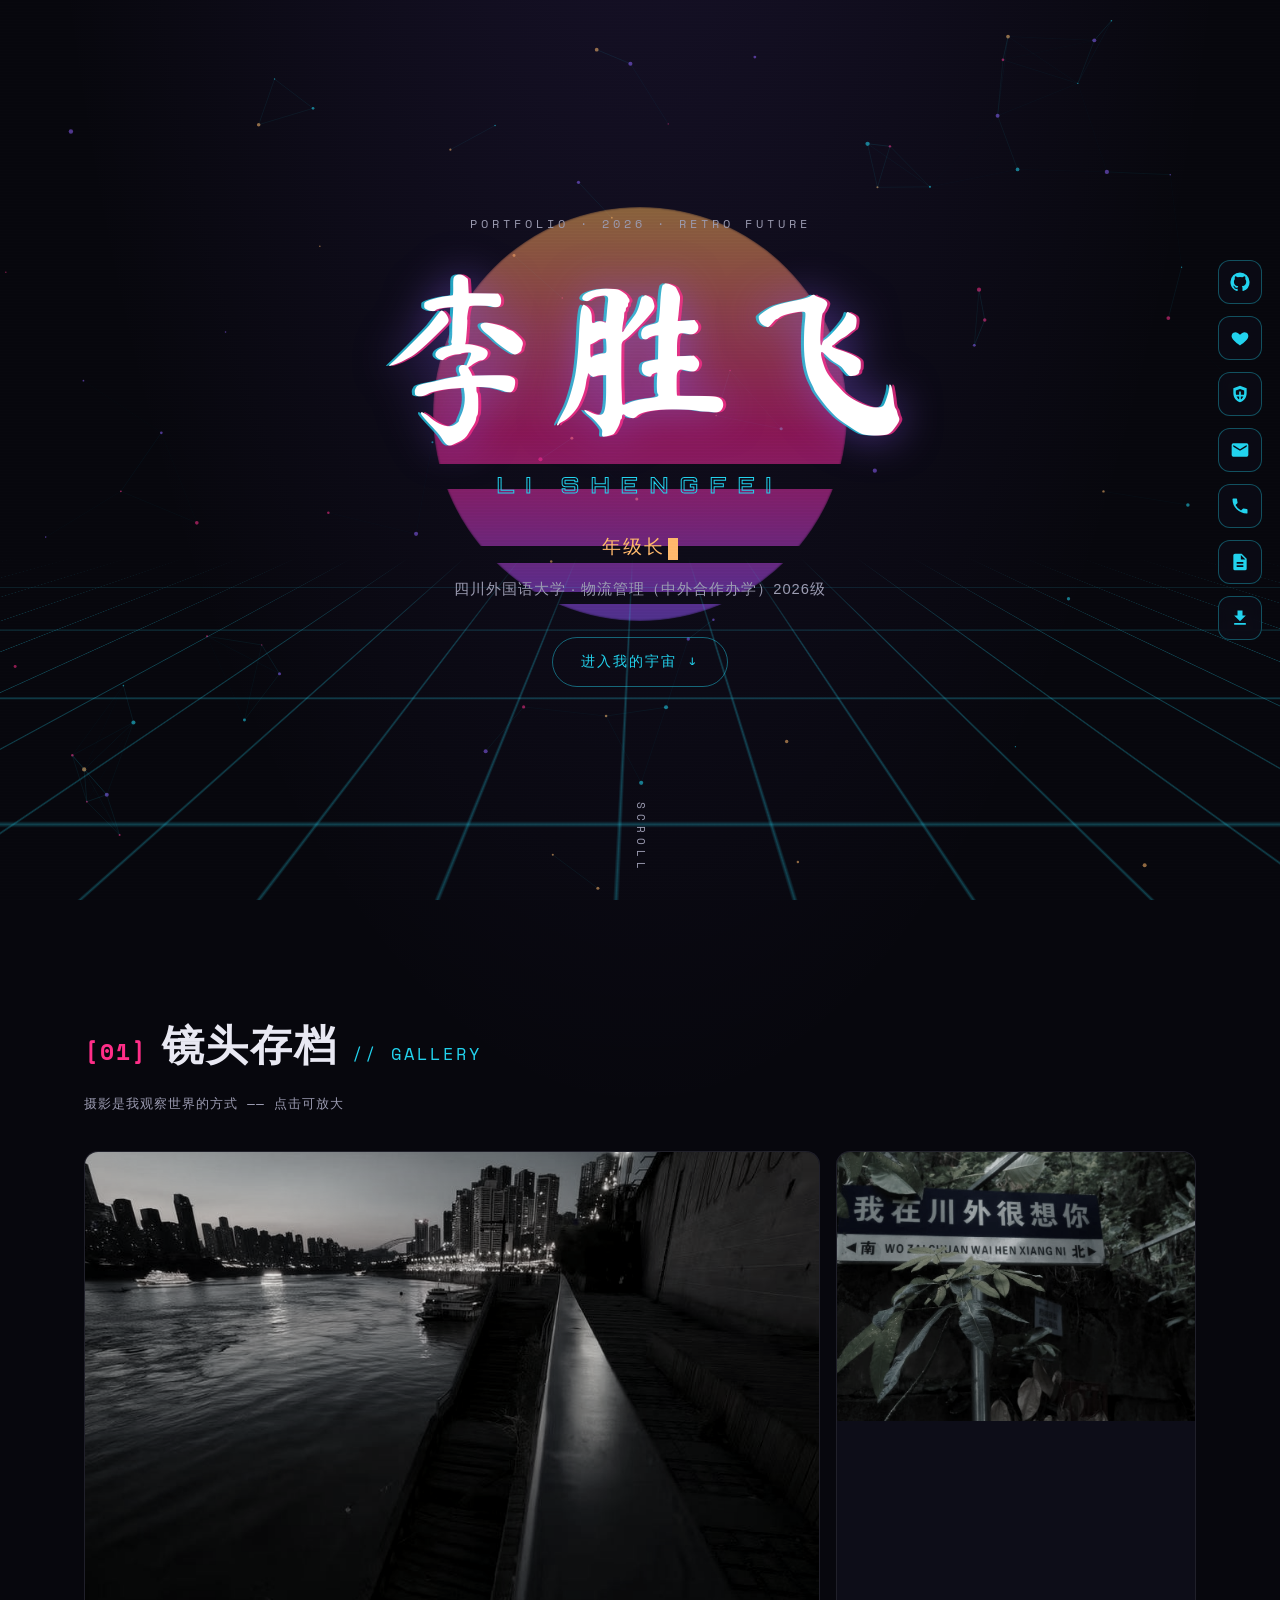
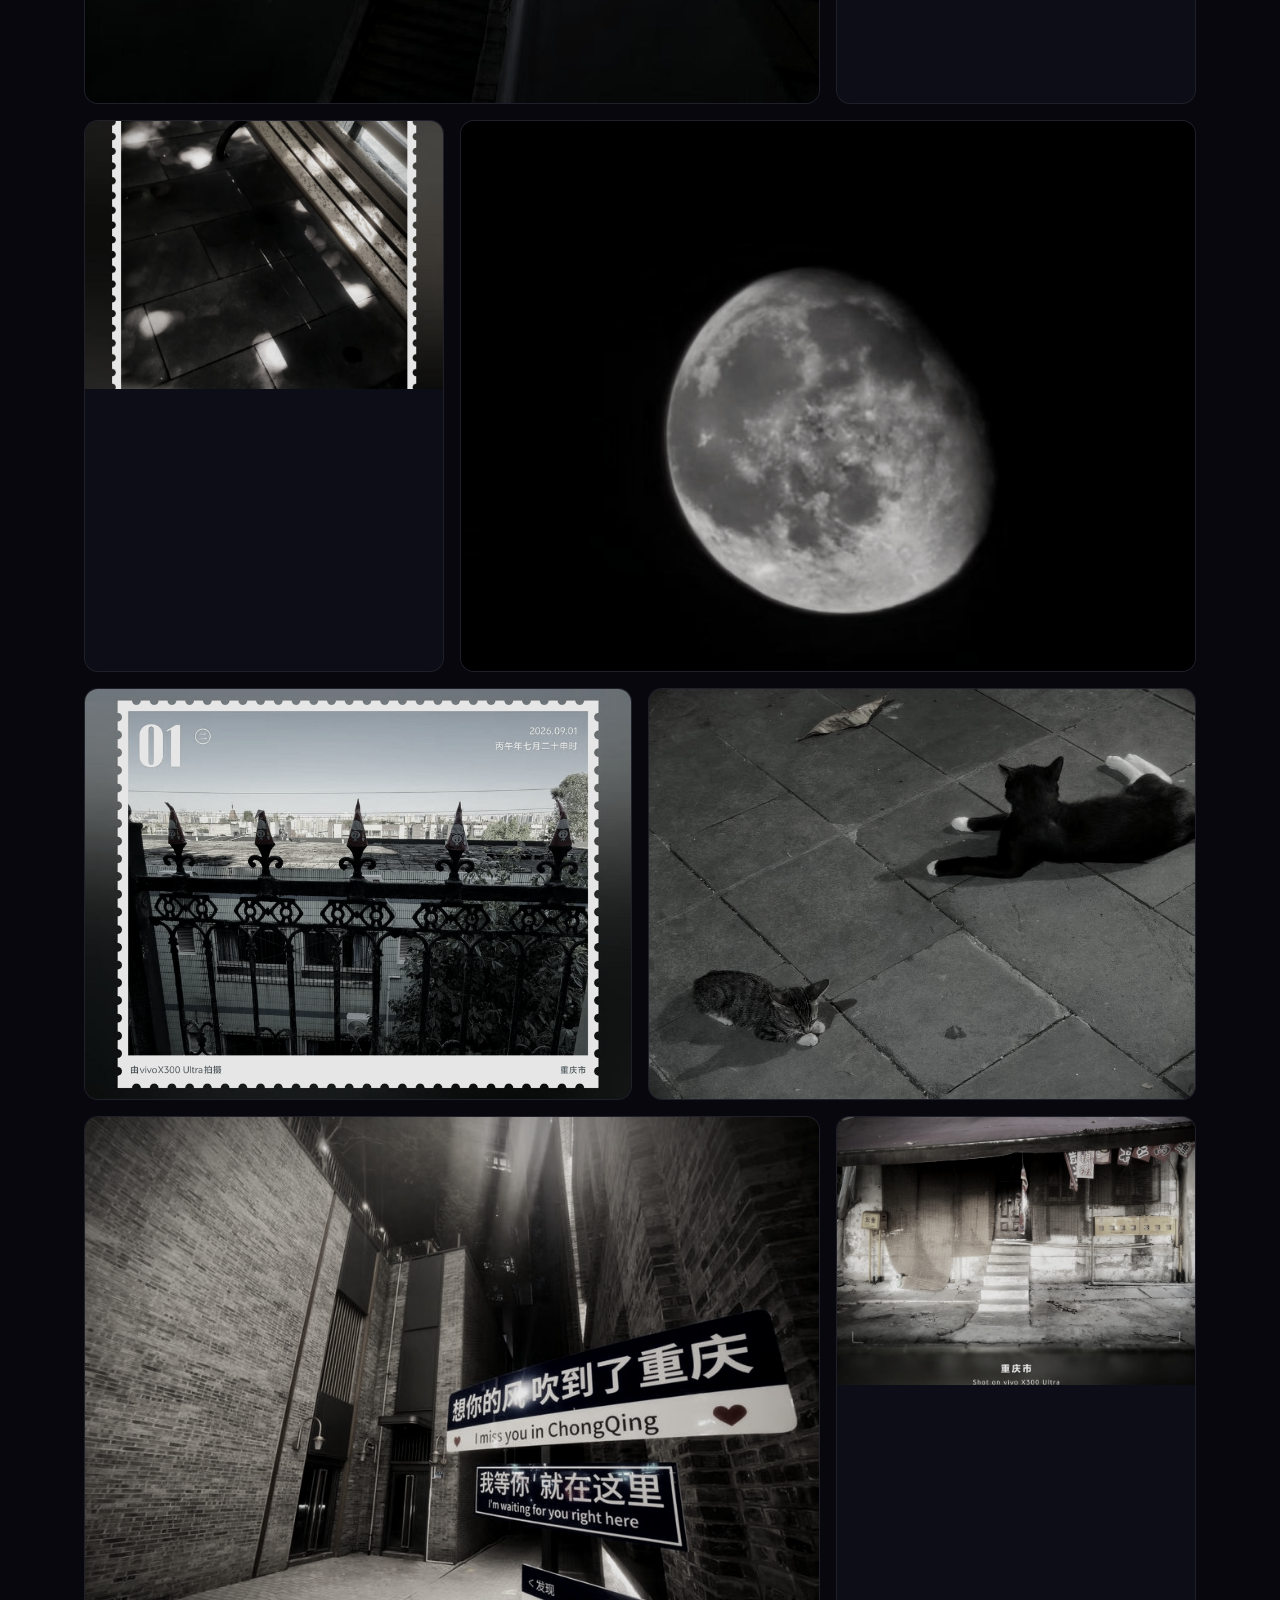
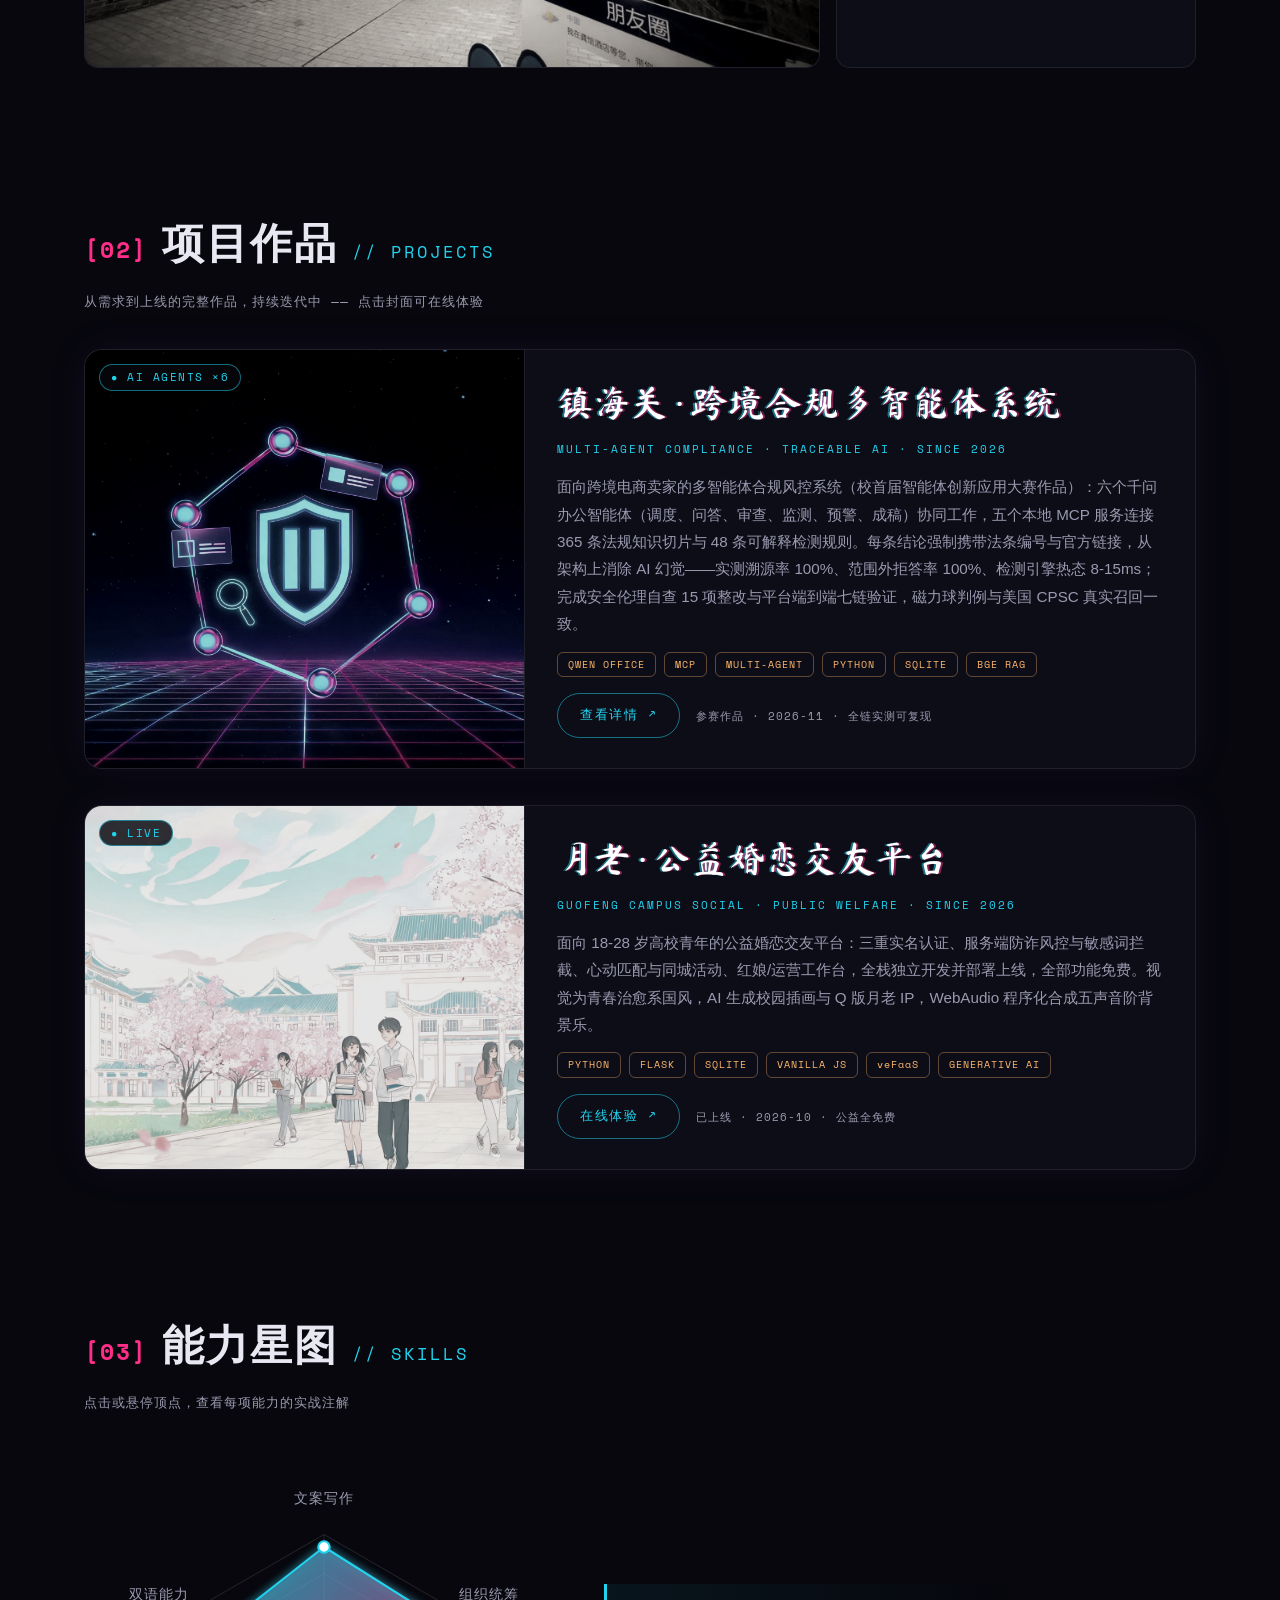
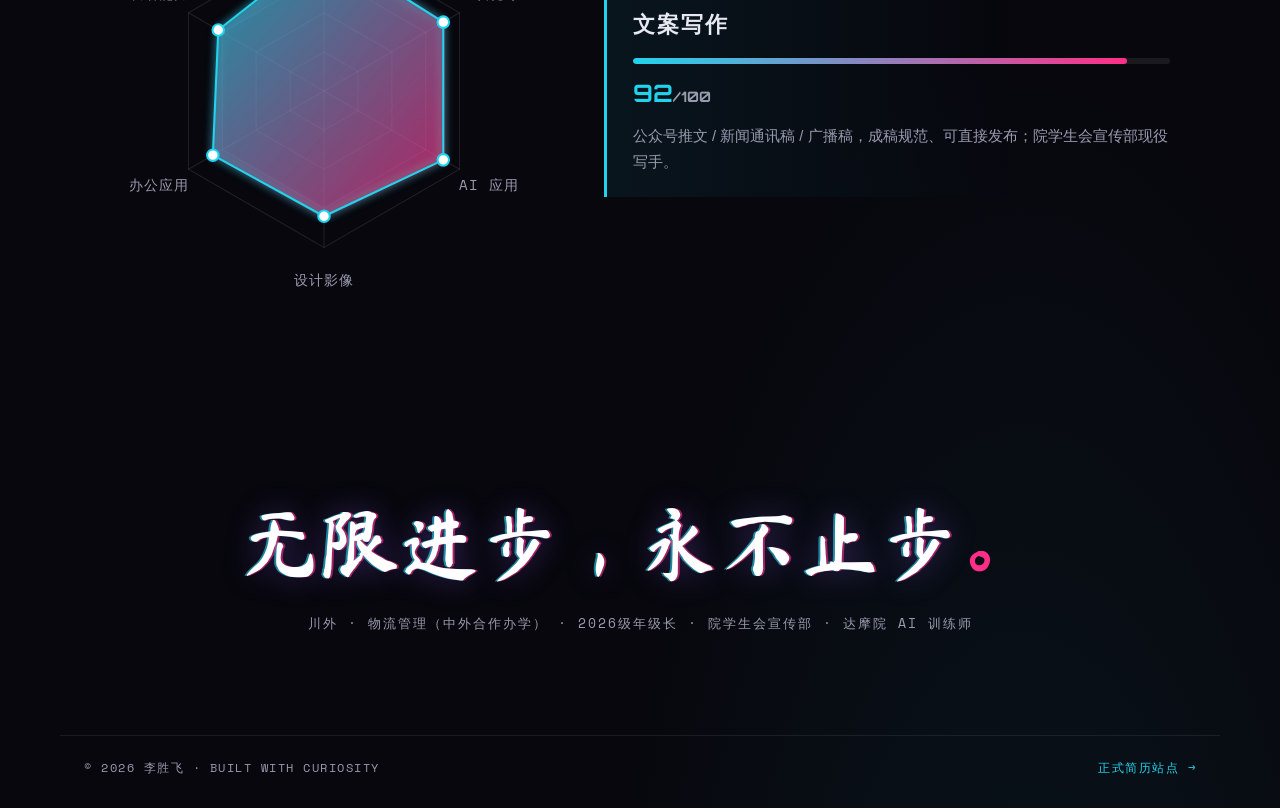
<file: index.html>
<!DOCTYPE html>
<html lang="zh-CN">
<head>
  <meta charset="UTF-8" />
  <meta name="viewport" content="width=device-width, initial-scale=1.0" />
  <title>李胜飞 · RETRO FUTURE</title>
  <meta name="description" content="李胜飞的复古未来主义个人宇宙：写作 / 组织 / AI / 影像" />
  <script>document.documentElement.classList.add('has-js');</script>
  <link rel="preconnect" href="https://fonts.googleapis.com" />
  <link rel="preconnect" href="https://fonts.gstatic.com" crossorigin />
  <link href="https://fonts.googleapis.com/css2?family=Ma+Shan+Zheng&family=Orbitron:wght@500;700;900&family=Space+Mono:wght@400;700&display=swap" rel="stylesheet" />
  <link rel="stylesheet" href="styles.css" />
  <link rel="icon" href="data:image/svg+xml,%3Csvg xmlns='http://www.w3.org/2000/svg' viewBox='0 0 64 64'%3E%3Crect width='64' height='64' rx='12' fill='%2307111E'/%3E%3Cpath d='M32 8 52 16v14c0 12-8.5 21.5-20 26C20.5 51.5 12 42 12 30V16z' fill='none' stroke='%2322d3ee' stroke-width='4'/%3E%3Ccircle cx='32' cy='30' r='7' fill='%23ff2e88'/%3E%3C/svg%3E" />
  <meta property="og:type" content="website" />
  <meta property="og:title" content="李胜飞 · RETRO FUTURE" />
  <meta property="og:description" content="李胜飞的个人作品集：写作 / 组织 / AI 应用 / 影像 / 多智能体项目" />
  <meta property="og:image" content="https://yiuhuinj.github.io/proj-zhenhaiguan.jpg" />
  <meta property="og:url" content="https://yiuhuinj.github.io/" />
  <meta name="twitter:card" content="summary_large_image" />
  <script type="application/ld+json">
  {"@context":"https://schema.org","@type":"Person","name":"李胜飞","alternateName":"LI SHENGFEI",
   "url":"https://yiuhuinj.github.io/","email":"mailto:3859219414@qq.com","telephone":"+86-18532075677",
   "affiliation":{"@type":"College","name":"四川外国语大学"},
   "jobTitle":"学生 · 2026级年级长",
   "knowsAbout":["文案写作","组织统筹","AI 应用","摄影","多智能体系统","跨境电商合规"],
   "sameAs":["https://github.com/yiuhuinj"]}
  </script>
</head>
<body>

  <canvas id="particles" aria-hidden="true"></canvas>
  <div class="no-js-stars" aria-hidden="true"></div>
  <div class="scanlines" aria-hidden="true"></div>

  <!-- 社交悬浮图标 -->
  <nav class="social-dock" aria-label="社交链接">
    <a href="https://github.com/yiuhuinj" target="_blank" rel="noopener" aria-label="GitHub">
      <svg viewBox="0 0 24 24"><path d="M12 .5A11.5 11.5 0 0 0 .5 12c0 5.08 3.29 9.39 7.86 10.91.58.11.79-.25.79-.55v-2.15c-3.2.7-3.87-1.36-3.87-1.36-.53-1.32-1.28-1.68-1.28-1.68-1.05-.71.08-.7.08-.7 1.16.08 1.77 1.19 1.77 1.19 1.03 1.75 2.7 1.25 3.36.95.1-.75.4-1.25.73-1.54-2.55-.29-5.23-1.28-5.23-5.68 0-1.26.45-2.28 1.19-3.09-.12-.29-.52-1.46.11-3.05 0 0 .97-.31 3.17 1.18a11 11 0 0 1 5.78 0c2.2-1.49 3.17-1.18 3.17-1.18.63 1.59.23 2.76.11 3.05.74.81 1.19 1.83 1.19 3.09 0 4.41-2.69 5.38-5.25 5.67.41.36.78 1.05.78 2.12v3.14c0 .3.21.67.8.55A11.5 11.5 0 0 0 23.5 12 11.5 11.5 0 0 0 12 .5z"/></svg>
      <span class="dock-label">GitHub</span>
    </a>
    <a href="yuelao.html" target="_blank" rel="noopener" aria-label="月老项目在线体验">
      <svg viewBox="0 0 24 24"><path d="M12 21s-7-4.5-9.5-9C1 8.5 3 5 6.5 5c2 0 3.5 1 5.5 3 2-2 3.5-3 5.5-3C21 5 23 8.5 21.5 12 19 16.5 12 21 12 21z"/></svg>
      <span class="dock-label">月老在线体验</span>
    </a>
    <a href="zhenhaiguan.html" target="_blank" rel="noopener" aria-label="镇海关多智能体项目详情">
      <svg viewBox="0 0 24 24"><path d="M12 2 4 5v6c0 5 3.4 9.4 8 11 4.6-1.6 8-6 8-11V5l-8-3zm0 4 5 1.9v3.1c0 3.6-2.2 6.8-5 8-2.8-1.2-5-4.4-5-8V7.9L12 6zm-1 3v4H7v2h4v4h2v-4h4v-2h-4V9h-2z"/></svg>
      <span class="dock-label">镇海关智能体</span>
    </a>
    <a href="mailto:3859219414@qq.com" aria-label="邮箱">
      <svg viewBox="0 0 24 24"><path d="M20 4H4a2 2 0 0 0-2 2v12a2 2 0 0 0 2 2h16a2 2 0 0 0 2-2V6a2 2 0 0 0-2-2zm0 4-8 5-8-5V6l8 5 8-5v2z"/></svg>
      <span class="dock-label">3859219414@qq.com</span>
    </a>
    <a href="tel:18532075677" aria-label="电话">
      <svg viewBox="0 0 24 24"><path d="M6.62 10.79a15.05 15.05 0 0 0 6.59 6.59l2.2-2.2a1 1 0 0 1 1.02-.24c1.12.37 2.33.57 3.57.57a1 1 0 0 1 1 1V20a1 1 0 0 1-1 1A17 17 0 0 1 3 4a1 1 0 0 1 1-1h3.5a1 1 0 0 1 1 1c0 1.24.2 2.45.57 3.57a1 1 0 0 1-.25 1.02l-2.2 2.2z"/></svg>
      <span class="dock-label">185 3207 5677</span>
    </a>
    <a href="classic/" aria-label="正式简历站点">
      <svg viewBox="0 0 24 24"><path d="M14 2H6a2 2 0 0 0-2 2v16a2 2 0 0 0 2 2h12a2 2 0 0 0 2-2V8l-6-6zm2 16H8v-2h8v2zm0-4H8v-2h8v2zm-3-5V3.5L18.5 9H13z"/></svg>
      <span class="dock-label">正式简历</span>
    </a>
    <a href="classic/李胜飞_简历_川外物流管理.pdf" download="李胜飞_简历_川外物流管理.pdf" aria-label="下载 PDF 简历">
      <svg viewBox="0 0 24 24"><path d="M19 9h-4V3H9v6H5l7 7 7-7zM5 18v2h14v-2H5z"/></svg>
      <span class="dock-label">下载 PDF 简历</span>
    </a>
  </nav>

  <!-- ================= 全屏首屏 ================= -->
  <header class="hero">
    <div class="retro-sun" aria-hidden="true"></div>
    <div class="grid-floor" aria-hidden="true"></div>

    <div class="hero-content">
      <p class="hero-kicker">PORTFOLIO · 2026 · RETRO FUTURE</p>
      <h1 class="hero-name">李胜飞</h1>
      <p class="hero-latin">LI&nbsp;SHENGFEI</p>
      <p class="hero-roles"><span id="typed">年级长</span><span class="caret" aria-hidden="true"></span></p>
      <p class="hero-sub">四川外国语大学 · 物流管理（中外合作办学）2026级</p>
      <a class="hero-cta" href="#gallery">进入我的宇宙<span aria-hidden="true"> ↓</span></a>
    </div>

    <div class="scroll-hint" aria-hidden="true">SCROLL</div>
  </header>

  <main>

    <!-- ================= 作品画廊 ================= -->
    <section id="gallery" class="section">
      <h2 class="sec-title reveal"><span class="sec-no">[01]</span>镜头存档<span class="sec-en">// GALLERY</span></h2>
      <p class="sec-note reveal" style="--i:1">摄影是我观察世界的方式 —— 点击可放大</p>

      <div class="gallery-grid">
        <figure class="g-item reveal" style="--i:0"><img src="img01.jpg" alt="摄影作品 1" loading="lazy" /><figcaption>FRAME_01</figcaption></figure>
        <figure class="g-item reveal" style="--i:1"><img src="img03.jpg" alt="摄影作品 2" loading="lazy" /><figcaption>FRAME_02</figcaption></figure>
        <figure class="g-item reveal" style="--i:2"><img src="img05.jpg" alt="摄影作品 3" loading="lazy" /><figcaption>FRAME_03</figcaption></figure>
        <figure class="g-item reveal" style="--i:3"><img src="img07.jpg" alt="摄影作品 4" loading="lazy" /><figcaption>FRAME_04</figcaption></figure>
        <figure class="g-item reveal" style="--i:4"><img src="img09.jpg" alt="摄影作品 5" loading="lazy" /><figcaption>FRAME_05</figcaption></figure>
        <figure class="g-item reveal" style="--i:5"><img src="img11.jpg" alt="摄影作品 6" loading="lazy" /><figcaption>FRAME_06</figcaption></figure>
        <figure class="g-item reveal" style="--i:6"><img src="img13.jpg" alt="摄影作品 7" loading="lazy" /><figcaption>FRAME_07</figcaption></figure>
        <figure class="g-item reveal" style="--i:7"><img src="img14.jpg" alt="摄影作品 8" loading="lazy" /><figcaption>FRAME_08</figcaption></figure>
      </div>
    </section>

    <!-- ================= 项目作品 ================= -->
    <section id="projects" class="section">
      <h2 class="sec-title reveal"><span class="sec-no">[02]</span>项目作品<span class="sec-en">// PROJECTS</span></h2>
      <p class="sec-note reveal" style="--i:1">从需求到上线的完整作品，持续迭代中 —— 点击封面可在线体验</p>

      <article class="project-card reveal" style="--i:2">
        <a class="proj-cover" href="zhenhaiguan.html" target="_blank" rel="noopener" aria-label="查看镇海关多智能体合规风控系统详情">
          <img src="proj-zhenhaiguan.jpg" alt="镇海关多智能体系统复古未来风概念图：霓虹海关盾牌与六个互联智能体节点" loading="lazy" />
          <span class="proj-live">● AI AGENTS ×6</span>
        </a>
        <div class="proj-body">
          <h3 class="proj-name">镇海关 · 跨境合规多智能体系统</h3>
          <p class="proj-sub">MULTI-AGENT COMPLIANCE · TRACEABLE AI · SINCE 2026</p>
          <p class="proj-desc">面向跨境电商卖家的多智能体合规风控系统（校首届智能体创新应用大赛作品）：六个千问办公智能体（调度、问答、审查、监测、预警、成稿）协同工作，五个本地 MCP 服务连接 365 条法规知识切片与 48 条可解释检测规则。每条结论强制携带法条编号与官方链接，从架构上消除 AI 幻觉——实测溯源率 100%、范围外拒答率 100%、检测引擎热态 8-15ms；完成安全伦理自查 15 项整改与平台端到端七链验证，磁力球判例与美国 CPSC 真实召回一致。</p>
          <ul class="proj-tags">
            <li>QWEN OFFICE</li><li>MCP</li><li>MULTI-AGENT</li><li>PYTHON</li><li>SQLITE</li><li>BGE RAG</li>
          </ul>
          <div class="proj-links">
            <a class="btn-ghost" href="zhenhaiguan.html" target="_blank" rel="noopener">查看详情 ↗</a>
            <span class="proj-status">参赛作品 · 2026-11 · 全链实测可复现</span>
          </div>
        </div>
      </article>

      <article class="project-card reveal" style="--i:3">
        <a class="proj-cover" href="yuelao.html" target="_blank" rel="noopener" aria-label="在线体验月老公益婚恋交友平台">
          <img src="proj-yuelao.jpg" alt="月老平台首页国风校园插画" loading="lazy" />
          <span class="proj-live">● LIVE</span>
        </a>
        <div class="proj-body">
          <h3 class="proj-name">月老 · 公益婚恋交友平台</h3>
          <p class="proj-sub">GUOFENG CAMPUS SOCIAL · PUBLIC WELFARE · SINCE 2026</p>
          <p class="proj-desc">面向 18-28 岁高校青年的公益婚恋交友平台：三重实名认证、服务端防诈风控与敏感词拦截、心动匹配与同城活动、红娘/运营工作台，全栈独立开发并部署上线，全部功能免费。视觉为青春治愈系国风，AI 生成校园插画与 Q 版月老 IP，WebAudio 程序化合成五声音阶背景乐。</p>
          <ul class="proj-tags">
            <li>PYTHON</li><li>FLASK</li><li>SQLITE</li><li>VANILLA JS</li><li>veFaaS</li><li>GENERATIVE AI</li>
          </ul>
          <div class="proj-links">
            <a class="btn-ghost" href="yuelao.html" target="_blank" rel="noopener">在线体验 ↗</a>
            <span class="proj-status">已上线 · 2026-10 · 公益全免费</span>
          </div>
        </div>
      </article>
    </section>

    <!-- ================= 技能雷达 ================= -->
    <section id="skills" class="section">
      <h2 class="sec-title reveal"><span class="sec-no">[03]</span>能力星图<span class="sec-en">// SKILLS</span></h2>
      <p class="sec-note reveal" style="--i:1">点击或悬停顶点，查看每项能力的实战注解</p>

      <div class="skills-wrap">
        <svg id="radar" viewBox="0 0 460 460" role="img" aria-label="技能雷达图：文案写作、组织统筹、AI 应用、设计影像、办公应用、双语能力"></svg>
        <div class="skill-detail" id="skillDetail" aria-live="polite">
          <h3 class="sd-name" id="sdName">文案写作</h3>
          <div class="sd-bar"><span id="sdBar" style="width:92%"></span></div>
          <p class="sd-value"><span id="sdValue">92</span><small>/100</small></p>
          <p class="sd-desc" id="sdDesc">公众号推文 / 新闻通讯稿 / 广播稿，成稿规范、可直接发布；院学生会宣传部现役写手。</p>
        </div>
      </div>

      <ul class="skill-list" id="skillListFallback">
        <li>文案写作 92 · 公众号推文 / 新闻稿 / 广播稿</li>
        <li>组织统筹 88 · 2026级年级长，多任务并行与师生对接</li>
        <li>AI 应用 88 · 达摩院 AI 训练师持证，主导开发六智能体系统「镇海关」</li>
        <li>设计影像 80 · 摄影、修图与基础排版</li>
        <li>办公应用 82 · Word / Excel / PowerPoint 熟练</li>
        <li>双语能力 78 · 中外合作办学双语课程在读</li>
      </ul>
    </section>

    <!-- ================= 一句话宣言 ================= -->
    <section id="about" class="section about">
      <p class="motto reveal">无限进步，永不止步<span class="motto-dot">。</span></p>
      <p class="facts reveal" style="--i:1">川外 · 物流管理（中外合作办学） · 2026级年级长 · 院学生会宣传部 · 达摩院 AI 训练师</p>
    </section>

  </main>

  <footer class="footer">
    <span>© 2026 李胜飞 · BUILT WITH CURIOSITY</span>
    <a href="classic/">正式简历站点 →</a>
  </footer>

  <!-- Lightbox -->
  <div class="lightbox" id="lightbox" hidden>
    <button class="lb-close" aria-label="关闭">×</button>
    <img class="lb-img" alt="放大预览" />
  </div>

  <script src="main.js"></script>
</body>
</html>
</file>
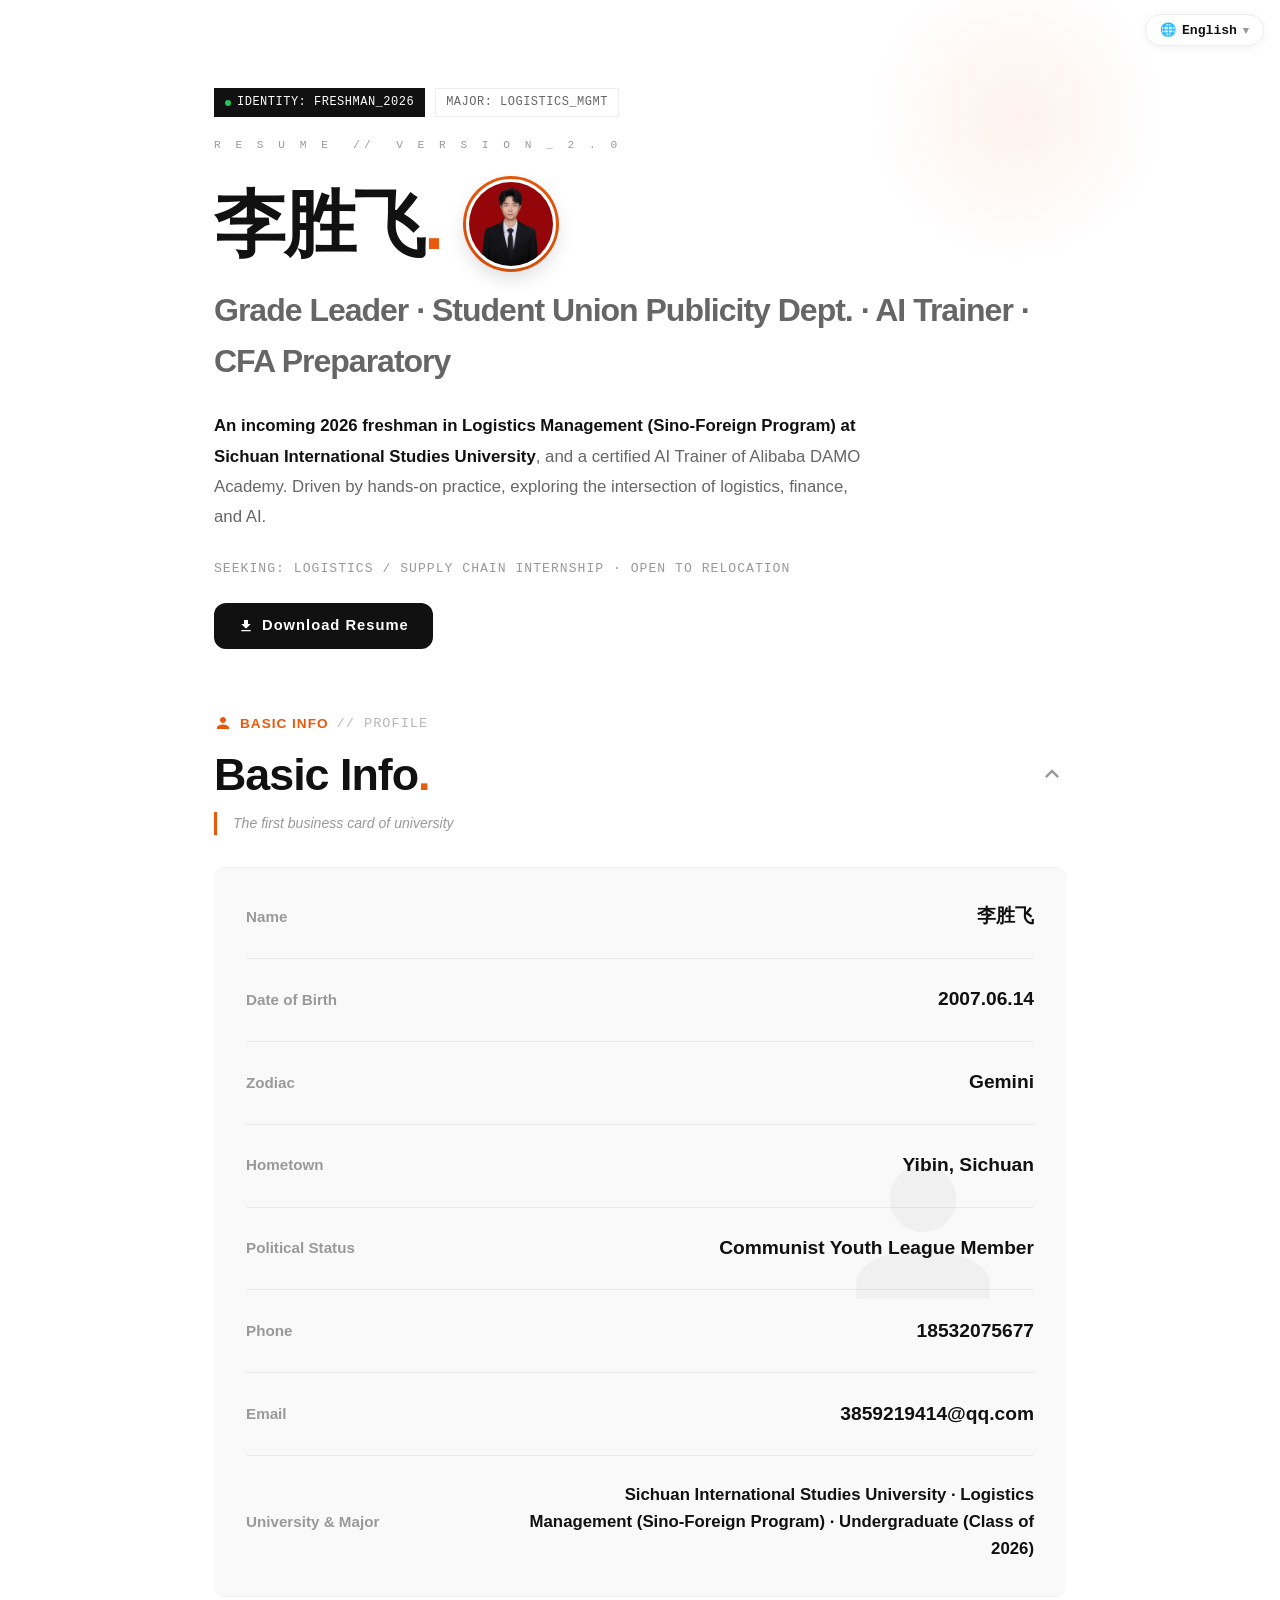
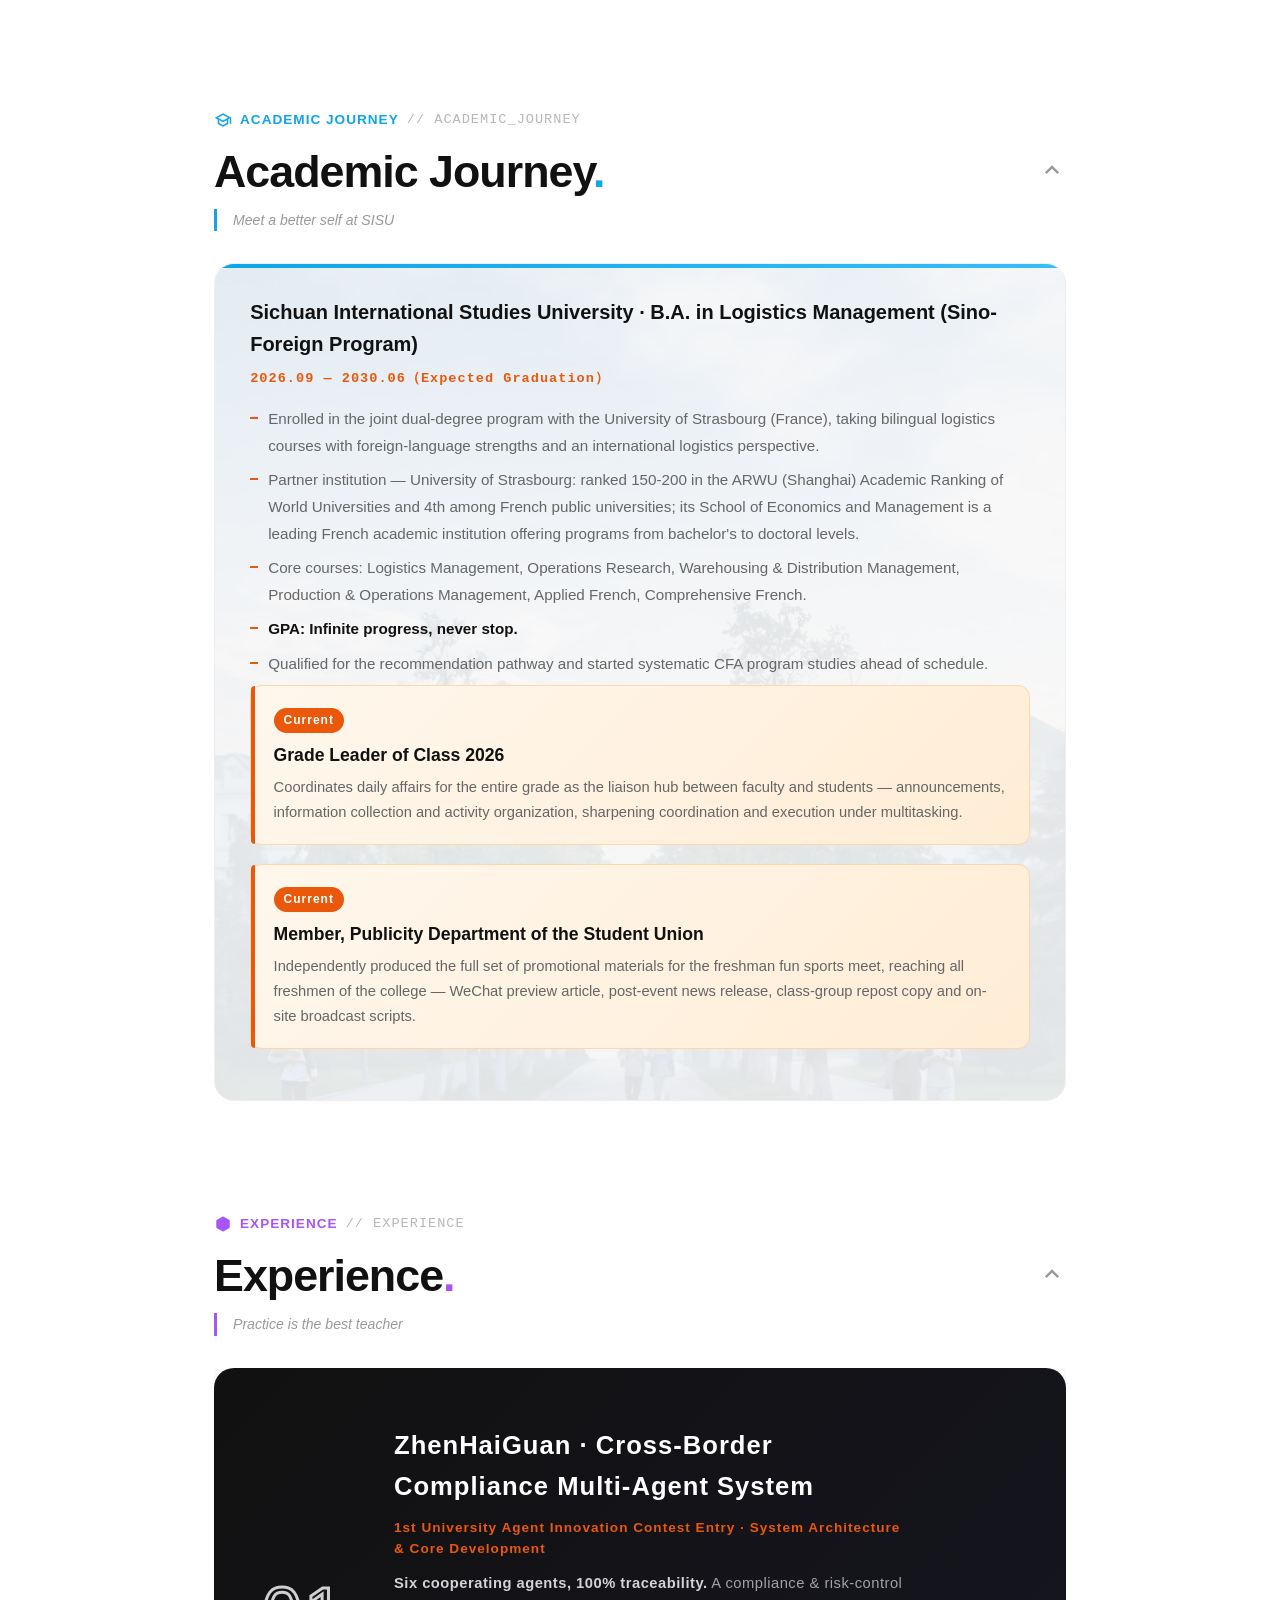
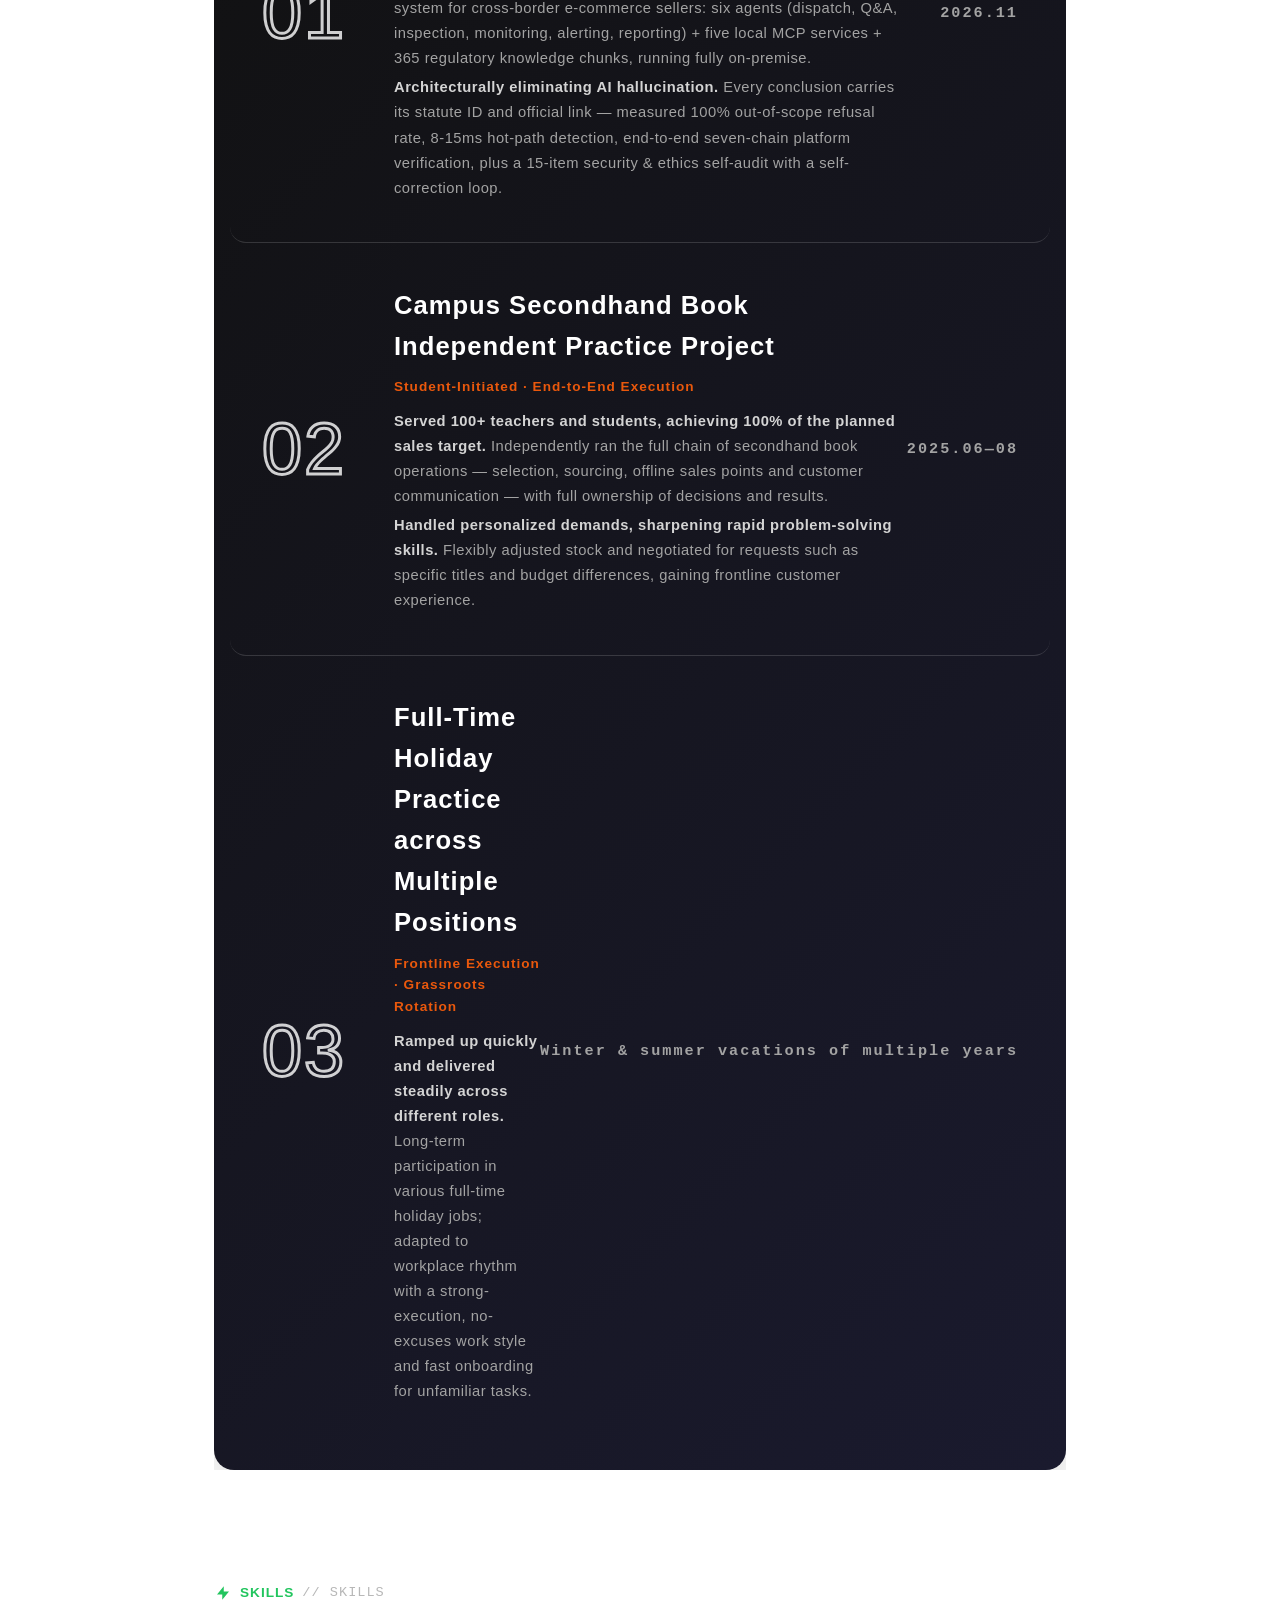
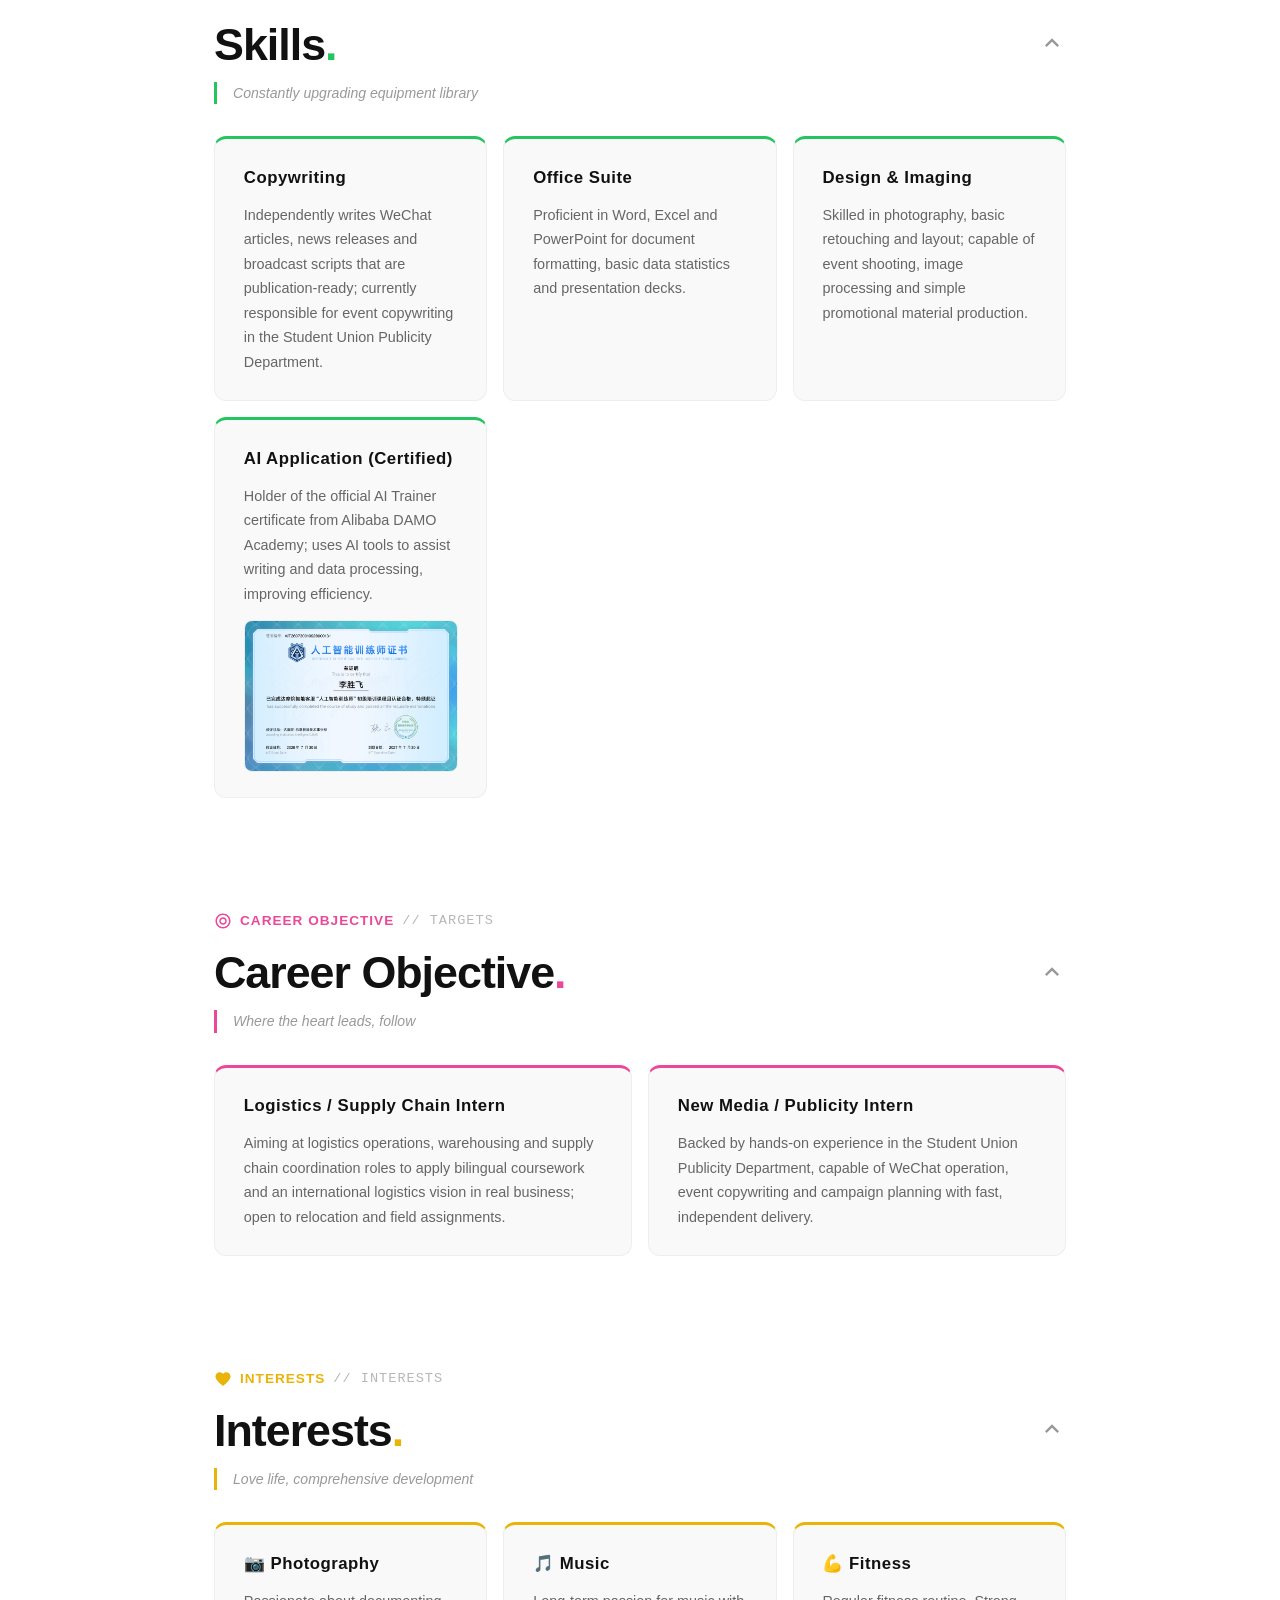
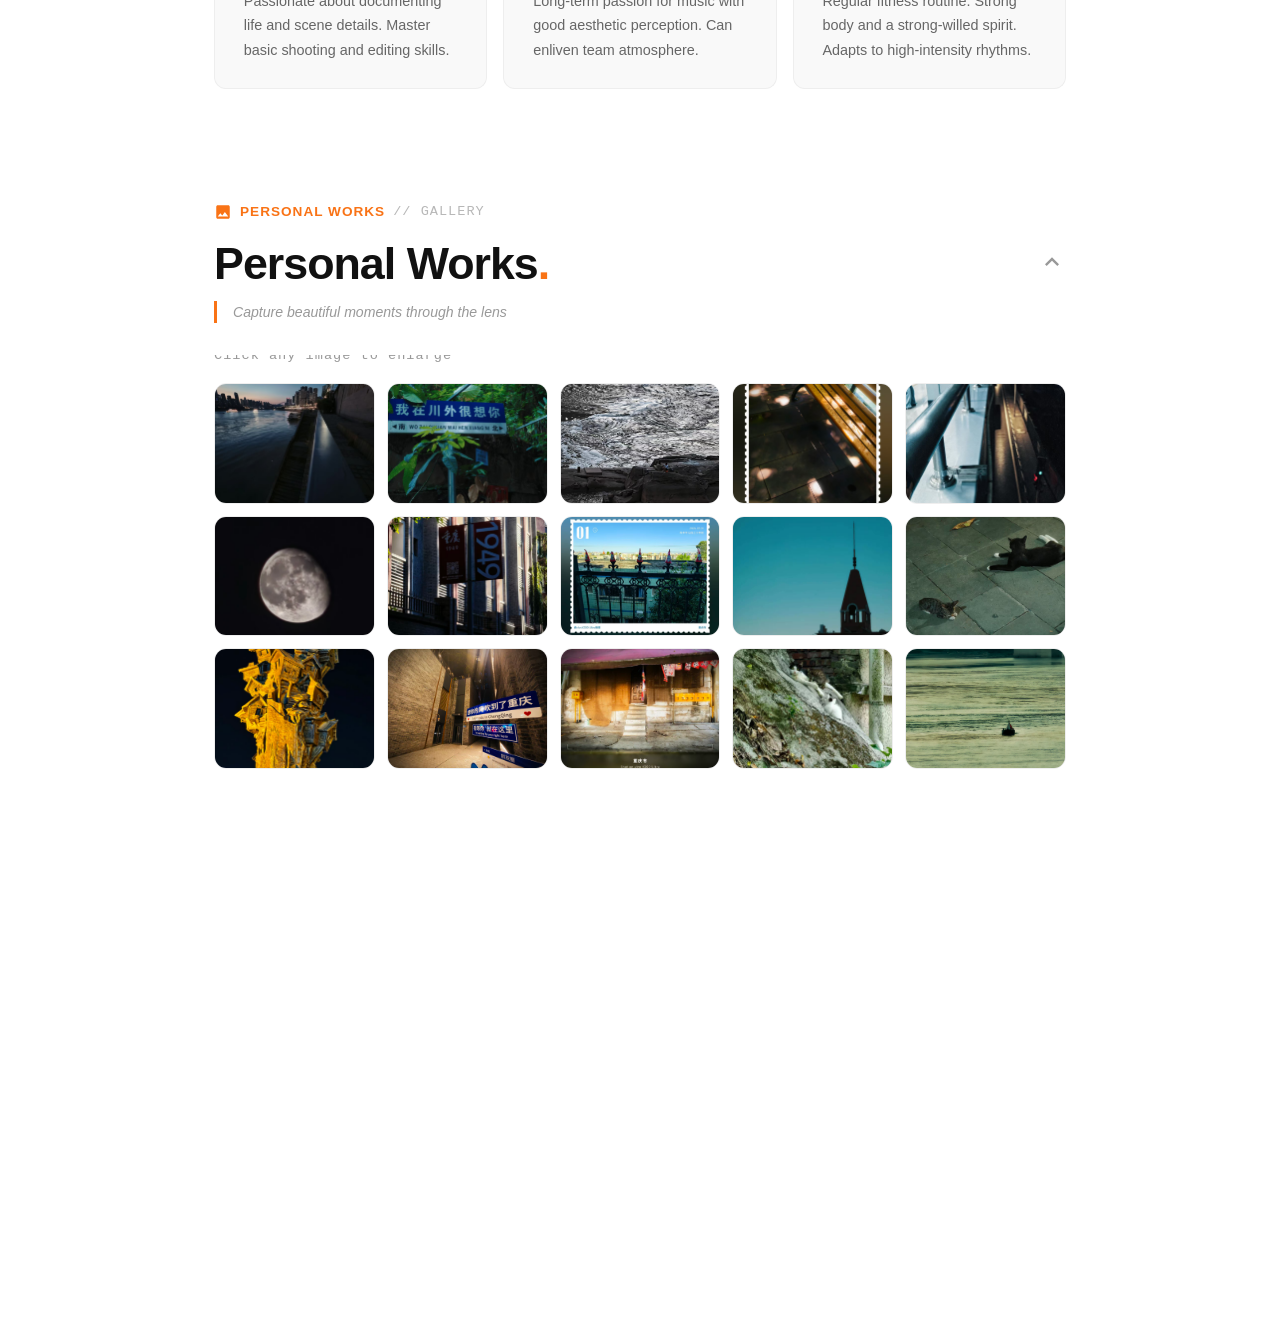
<file: classic/index.html>
<!DOCTYPE html>
<html lang="zh-CN">
<head>
  <meta charset="UTF-8" />
  <meta name="viewport" content="width=device-width, initial-scale=1.0, viewport-fit=cover" />
  <title>李胜飞 · 个人简历</title>
  <meta name="description" content="四川外国语大学物流管理（中外合作办学）2026级本科生李胜飞个人简历" />
  <link rel="stylesheet" href="styles.css" />
</head>
<body>

  <!-- 语言选择器 -->
  <nav class="lang-bar no-print" aria-label="语言切换">
    <button class="lang-btn" id="langToggle" aria-haspopup="true" aria-expanded="false" onclick="toggleLangMenu()">
      <span class="lang-btn-icon">🌐</span>
      <span class="lang-btn-label" data-i18n-key="lang_label">中文</span>
      <span class="lang-btn-caret">▾</span>
    </button>
    <ul class="lang-menu" id="langMenu" role="listbox" hidden>
      <li role="option" class="lang-option is-active" onclick="chooseLang('zh-CN')">🇨🇳 中文</li>
      <li role="option" class="lang-option" onclick="chooseLang('en')">🇬🇧 English</li>
      <li role="option" class="lang-option" onclick="chooseLang('fr')">🇫🇷 Français</li>
      <li role="option" class="lang-option" onclick="chooseLang('ja')">🇯🇵 日本語</li>
      <li role="option" class="lang-option" onclick="chooseLang('ru')">🇷🇺 Русский</li>
      <li role="option" class="lang-option" onclick="chooseLang('es')">🇪🇸 Español</li>
      <li role="option" class="lang-option" onclick="chooseLang('ar')">🇸🇦 العربية</li>
    </ul>
  </nav>

  <!-- Lightbox 弹窗 -->
  <div class="lightbox" id="lightbox" hidden>
    <button class="lb-close" aria-label="关闭">×</button>
    <img class="lb-img" alt="放大预览" />
  </div>

  <div class="container">

    <!-- ================= Hero ================= -->
    <header class="hero">
      <div class="hero-tags hero-anim-item delay-1">
        <span class="tag dark"><span class="tag-dot"></span> IDENTITY: FRESHMAN_2026</span>
        <span class="tag">MAJOR: LOGISTICS_MGMT</span>
        <div class="tag-version">R E S U M E &nbsp;//&nbsp; V E R S I O N _ 2 . 0</div>
      </div>

      <div class="hero-title-group hero-anim-item delay-2">
        <h1 class="hero-name">李胜飞<span class="dot">.</span></h1>
        <div class="hero-avatar">
          <img src="img02.jpg" alt="李胜飞 头像" loading="lazy" />
        </div>
      </div>

      <h2 class="hero-flog hero-anim-item delay-3" data-i18n-key="hero_title">年级长 · 院学生会宣传部 · AI 训练师 · CFA 提前修习</h2>
      <p class="hero-intro hero-anim-item delay-4">
        <strong data-i18n-key="hero_intro_lead">四川外国语大学物流管理（中外合作办学）2026级新生</strong><span data-i18n-key="hero_intro_rest">，阿里巴巴达摩院 AI 训练师持证者。以实践驱动成长，正在探索物流、金融与 AI 的交叉可能。</span>
      </p>
      <div class="hero-keywords hero-anim-item delay-5" data-i18n-key="hero_tag">求职意向：物流 / 供应链方向实习 · 可接受异地外派</div>

      <div class="hero-actions hero-anim-item delay-5">
        <a class="btn-hero-download" href="李胜飞_简历_川外物流管理.pdf" download="李胜飞_简历_川外物流管理.pdf">
          <svg class="btn-dl-icon" viewBox="0 0 24 24" aria-hidden="true"><path d="M19 9h-4V3H9v6H5l7 7 7-7zM5 18v2h14v-2H5z"/></svg>
          <span data-i18n-key="btn_download_hero">下载简历</span>
        </a>
      </div>
    </header>

    <main id="main-content">

      <!-- ================= 01 基本信息 ================= -->
      <section id="basic" class="resume-section accordion-section">
        <div class="sec-header fade-in-up accordion-header" onclick="toggleAccordion(this)">
          <div class="sec-tag">
            <svg viewBox="0 0 24 24"><path d="M12 12c2.21 0 4-1.79 4-4s-1.79-4-4-4-4 1.79-4 4 1.79 4 4 4zm0 2c-2.67 0-8 1.34-8 4v2h16v-2c0-2.66-5.33-4-8-4z"/></svg>
            <span data-i18n-key="section_basic">基本信息</span> <span class="sec-tag-en">// PROFILE</span>
          </div>
          <h2 class="sec-title"><span data-i18n-key="section_basic">基本信息</span><span class="dot">.</span></h2>
          <p class="section-note" data-i18n-key="note_basic">大学的第一张名片</p>
          <svg class="accordion-icon" viewBox="0 0 24 24"><path d="M7.41 8.59L12 13.17l4.59-4.58L18 10l-6 6-6-6 1.41-1.41z"/></svg>
        </div>

        <div class="accordion-content">
          <div class="row-card fade-in-up delay-100">
            <svg class="row-watermark" viewBox="0 0 24 24"><path d="M12 12c2.21 0 4-1.79 4-4s-1.79-4-4-4-4 1.79-4 4 1.79 4 4 4zm0 2c-2.67 0-8 1.34-8 4v2h16v-2c0-2.66-5.33-4-8-4z"/></svg>
            <div class="row-item">
              <div class="row-label" data-i18n-key="label_name">姓名</div>
              <div class="row-value">李胜飞</div>
            </div>
            <div class="row-item">
              <div class="row-label" data-i18n-key="label_birth">出生日期</div>
              <div class="row-value">2007.06.14</div>
            </div>
            <div class="row-item">
              <div class="row-label" data-i18n-key="label_zodiac">星座</div>
              <div class="row-value" data-i18n-key="value_zodiac">双子座</div>
            </div>
            <div class="row-item">
              <div class="row-label" data-i18n-key="label_origin">籍贯</div>
              <div class="row-value" data-i18n-key="value_origin">四川宜宾</div>
            </div>
            <div class="row-item">
              <div class="row-label" data-i18n-key="label_political">政治面貌</div>
              <div class="row-value" data-i18n-key="value_political">共青团员</div>
            </div>
            <div class="row-item">
              <div class="row-label" data-i18n-key="label_phone">联系电话</div>
              <div class="row-value">18532075677</div>
            </div>
            <div class="row-item">
              <div class="row-label" data-i18n-key="label_email">电子邮箱</div>
              <div class="row-value">3859219414@qq.com</div>
            </div>
            <div class="row-item">
              <div class="row-label" data-i18n-key="label_school">就读院校专业</div>
              <div class="row-value row-value--long" data-i18n-key="value_school">四川外国语大学 · 物流管理（中外合作办学）· 本科（2026级）</div>
            </div>
          </div>
        </div>
      </section>

      <!-- ================= 02 求学之路 ================= -->
      <section id="journey" class="resume-section accordion-section">
        <div class="sec-header fade-in-up accordion-header" onclick="toggleAccordion(this)">
          <div class="sec-tag">
            <svg viewBox="0 0 24 24"><path d="M12 3L1 9l4 2.18v6L12 21l7-3.82v-6l2-1.09V17h2V9L12 3zm6.82 6L12 12.72 5.18 9 12 5.28 18.82 9zM17 15.99l-5 2.73-5-2.73v-3.72L12 15l5-2.73v3.72z"/></svg>
            <span data-i18n-key="section_journey">求学之路</span> <span class="sec-tag-en">// ACADEMIC_JOURNEY</span>
          </div>
          <h2 class="sec-title"><span data-i18n-key="section_journey">求学之路</span><span class="dot">.</span></h2>
          <p class="section-note" data-i18n-key="note_journey">在川外，遇见更好的自己</p>
          <svg class="accordion-icon" viewBox="0 0 24 24"><path d="M7.41 8.59L12 13.17l4.59-4.58L18 10l-6 6-6-6 1.41-1.41z"/></svg>
        </div>

        <div class="accordion-content">
          <div class="journey-card fade-in-up delay-100">
            <div class="journey-head">
              <h3 class="journey-title" data-i18n-key="journey_title">四川外国语大学 · 物流管理（中外合作办学）本科</h3>
              <span class="journey-date">2026.09 — 2030.06（<span data-i18n-key="journey_grad">预计毕业</span>）</span>
            </div>
            <ul class="journey-list">
              <li data-i18n-key="journey_p1">法国斯特拉斯堡大学联合培养双学位项目在读，同步修习中外双语物流课程，具备外语应用优势与国际物流视野。</li>
              <li data-i18n-key="journey2_p1">合作院校斯特拉斯堡大学：ARWU 软科世界大学学术排名 150-200，全法国公立大学排名第 4；其经济管理学院为法国教育与研究领域重要学术机构，提供本硕博全阶段教育。</li>
              <li data-i18n-key="journey_courses">主修课程：物流管理、运筹学、仓储与配送管理、生产运营管理、应用法语、综合法语。</li>
              <li data-i18n-key="journey_gpa"><strong>GPA：无限进步，永不止步</strong></li>
              <li data-i18n-key="journey_p2">已通过推免通道提前参与 CFA 项目系统学习，搭建金融基础知识框架，构建跨领域复合能力基础。</li>
            </ul>

            <div class="journey-leader fade-in-up delay-200">
              <span class="leader-badge" data-i18n-key="leader_badge">现任</span>
              <h4 class="leader-title" data-i18n-key="leader_title">2026级年级长</h4>
              <p class="leader-desc" data-i18n-key="leader_desc">统筹全年级日常事务，担任师生沟通对接枢纽。负责年级通知传达、信息汇总与活动组织，在多任务并行中锻炼协调与执行能力。</p>
            </div>
            <div class="journey-leader fade-in-up delay-200">
              <span class="leader-badge" data-i18n-key="leader2_badge">现任</span>
              <h4 class="leader-title" data-i18n-key="leader2_title">院学生会宣传部成员</h4>
              <p class="leader-desc" data-i18n-key="leader2_desc">独立承担学院新生趣味运动会全套宣传稿件，覆盖全院新生。完成公众号预热推文、赛后新闻通讯稿、班级群转发文案及现场广播稿，保障活动宣传全流程落地。</p>
            </div>
          </div>
        </div>
      </section>

      <!-- ================= 03 项目经验（暗黑列表） ================= -->
      <section id="projects" class="resume-section accordion-section">
        <div class="sec-header fade-in-up accordion-header" onclick="toggleAccordion(this)">
          <div class="sec-tag">
            <svg viewBox="0 0 24 24"><path d="M21 16V8a2 2 0 0 0-1-1.73l-7-4a2 2 0 0 0-2 0l-7 4A2 2 0 0 0 3 8v8a2 2 0 0 0 1 1.73l7 4a2 2 0 0 0 2 0l7-4A2 2 0 0 0 21 16z"></path><polyline points="3.27 6.96 12 12.01 20.73 6.96"></polyline><line x1="12" y1="22.08" x2="12" y2="12"></line></svg>
            <span data-i18n-key="section_projects">项目经验</span> <span class="sec-tag-en">// EXPERIENCE</span>
          </div>
          <h2 class="sec-title"><span data-i18n-key="section_projects">项目经验</span><span class="dot">.</span></h2>
          <p class="section-note" data-i18n-key="note_projects">实践是最好的老师</p>
          <svg class="accordion-icon" viewBox="0 0 24 24"><path d="M7.41 8.59L12 13.17l4.59-4.58L18 10l-6 6-6-6 1.41-1.41z"/></svg>
        </div>

        <div class="accordion-content">
          <div class="dark-portfolio-container fade-in-up delay-100">
            <div class="dp-item">
              <div class="dp-number">01</div>
              <div class="dp-text">
                <h3 class="dp-title" data-i18n-key="proj0_title">镇海关 · 跨境合规多智能体系统</h3>
                <div class="dp-role" data-i18n-key="proj0_role">校首届智能体创新应用大赛参赛作品 · 系统架构与核心开发</div>
                <div class="dp-desc" data-i18n-key="proj0_p1">面向跨境电商卖家的多智能体合规风控系统：六个千问办公智能体（调度、问答、审查、监测、预警、成稿）+ 五个本地 MCP 服务 + 365 条法规知识切片。</div>
                <div class="dp-desc" data-i18n-key="proj0_p2">每条结论强制携带法条编号与官方链接，从架构上消除 AI 幻觉——实测溯源率与拒答率 100%、检测引擎热态 8-15ms、平台端到端七链全通，完成安全伦理自查 15 项整改。</div>
              </div>
              <div class="dp-date">2026.11</div>
            </div>
            <div class="dp-item">
              <div class="dp-number">02</div>
              <div class="dp-text">
                <h3 class="dp-title" data-i18n-key="proj1_title">校园二手图书自主实践项目</h3>
                <div class="dp-role" data-i18n-key="proj1_role">学生自主发起 · 全链路独立执行</div>
                <div class="dp-desc" data-i18n-key="proj1_p1">独立完成高中及周边校园二手图书全链路运营：选品、货源对接、线下点位、客户沟通，服务师生百余人，完成全部计划销量。</div>
                <div class="dp-desc" data-i18n-key="proj1_p2">在客户沟通中灵活响应个性化需求，积累一线对接经验与问题快速解决能力。</div>
              </div>
              <div class="dp-date">2025.06—08</div>
            </div>
            <div class="dp-item">
              <div class="dp-number">03</div>
              <div class="dp-text">
                <h3 class="dp-title" data-i18n-key="proj2_title">多岗位暑期全职实践</h3>
                <div class="dp-role" data-i18n-key="proj2_role">一线实操 · 基层岗位轮岗</div>
                <div class="dp-desc" data-i18n-key="proj2_p1">长期利用寒暑假参与不同类型全职暑期工，深耕一线执行，适应职场节奏，练就不推诿、强执行力的工作风格，能快速上手陌生任务。</div>
              </div>
              <div class="dp-date" data-i18n-key="proj2_date">多个学年暑假期间</div>
            </div>
          </div>
        </div>
      </section>

      <!-- ================= 04 技能栈 ================= -->
      <section id="skills" class="resume-section accordion-section">
        <div class="sec-header fade-in-up accordion-header" onclick="toggleAccordion(this)">
          <div class="sec-tag">
            <svg viewBox="0 0 24 24"><path d="M13 3L4 14h7v7l9-11h-7V3z"/></svg>
            <span data-i18n-key="section_skills">技能栈</span> <span class="sec-tag-en">// SKILLS</span>
          </div>
          <h2 class="sec-title"><span data-i18n-key="section_skills">技能栈</span><span class="dot">.</span></h2>
          <p class="section-note" data-i18n-key="note_skills">不断升级的装备库</p>
          <svg class="accordion-icon" viewBox="0 0 24 24"><path d="M7.41 8.59L12 13.17l4.59-4.58L18 10l-6 6-6-6 1.41-1.41z"/></svg>
        </div>

        <div class="accordion-content">
          <div class="card-grid fade-in-up delay-100">
            <div class="grid-card">
              <h3 class="grid-card-title" data-i18n-key="skill1_cat">文案写作</h3>
              <p class="grid-card-desc" data-i18n-key="skill1_desc">能独立撰写公众号推文、新闻通讯稿、广播稿等宣传文案，成稿规范、可直接发布；现任院学生会宣传部成员，负责活动写稿。</p>
            </div>
            <div class="grid-card">
              <h3 class="grid-card-title" data-i18n-key="skill2_cat">办公应用</h3>
              <p class="grid-card-desc" data-i18n-key="skill2_desc">熟练使用 Word、Excel、PowerPoint，能完成文档排版、基础数据统计与汇报演示制作。</p>
            </div>
            <div class="grid-card">
              <h3 class="grid-card-title" data-i18n-key="skill3_cat">设计影像</h3>
              <p class="grid-card-desc" data-i18n-key="skill3_desc">掌握摄影与基础修图、排版，可承担活动拍摄、图片处理与简单宣传物料制作。</p>
            </div>
            <div class="grid-card grid-card--cert">
              <h3 class="grid-card-title" data-i18n-key="skill4_cat">AI 应用（证书）</h3>
              <p class="grid-card-desc" data-i18n-key="skill4_desc">持有阿里巴巴达摩院 AI 训练师官方证书，能借助 AI 工具辅助写作与数据处理，提升工作效率。</p>
              <img class="cert-img" src="certificate.jpg" data-i18n-attr="alt|alt_cert" alt="AI 训练师官方证书（点击放大）" loading="lazy" />
            </div>
          </div>
        </div>
      </section>

      <!-- ================= 05 求职意向 ================= -->
      <section id="intentions" class="resume-section accordion-section">
        <div class="sec-header fade-in-up accordion-header" onclick="toggleAccordion(this)">
          <div class="sec-tag">
            <svg viewBox="0 0 24 24"><path d="M12 2C6.48 2 2 6.48 2 12s4.48 10 10 10 10-4.48 10-10S17.52 2 12 2zm0 18c-4.42 0-8-3.58-8-8s3.58-8 8-8 8 3.58 8 8-3.58 8-8 8zm0-13c-2.76 0-5 2.24-5 5s2.24 5 5 5 5-2.24 5-5-2.24-5-5-5zm0 8c-1.66 0-3-1.34-3-3s1.34-3 3-3 3 1.34 3 3-1.34 3-3 3z"/></svg>
            <span data-i18n-key="section_intentions">求职意向</span> <span class="sec-tag-en">// TARGETS</span>
          </div>
          <h2 class="sec-title"><span data-i18n-key="section_intentions">求职意向</span><span class="dot">.</span></h2>
          <p class="section-note" data-i18n-key="note_intentions">心之所向，素履以往</p>
          <svg class="accordion-icon" viewBox="0 0 24 24"><path d="M7.41 8.59L12 13.17l4.59-4.58L18 10l-6 6-6-6 1.41-1.41z"/></svg>
        </div>

        <div class="accordion-content">
          <div class="card-grid fade-in-up delay-100">
            <div class="grid-card">
              <h3 class="grid-card-title" data-i18n-key="intention1_title">物流 / 供应链实习生</h3>
              <p class="grid-card-desc" data-i18n-key="intention1_desc">希望从物流运营、仓储管理、供应链协调等岗位切入，将中外合作双语课程所学与国际物流视野应用于实际业务；可接受异地及外派实习安排。</p>
            </div>
            <div class="grid-card">
              <h3 class="grid-card-title" data-i18n-key="intention2_title">新媒体 / 宣传实习生</h3>
              <p class="grid-card-desc" data-i18n-key="intention2_desc">依托学生会宣传部实操经验，可胜任公众号运营、活动文案、宣传策划类岗位，出稿快、能独立闭环。</p>
            </div>
          </div>
        </div>
      </section>

      <!-- ================= 06 兴趣特长 ================= -->
      <section id="interests" class="resume-section accordion-section">
        <div class="sec-header fade-in-up accordion-header" onclick="toggleAccordion(this)">
          <div class="sec-tag">
            <svg viewBox="0 0 24 24"><path d="M12 21.35l-1.45-1.32C5.4 15.36 2 12.28 2 8.5 2 5.42 4.42 3 7.5 3c1.74 0 3.41.81 4.5 2.09C13.09 3.81 14.76 3 16.5 3 19.58 3 22 5.42 22 8.5c0 3.78-3.4 6.86-8.55 11.54L12 21.35z"/></svg>
            <span data-i18n-key="section_interests">兴趣特长</span> <span class="sec-tag-en">// INTERESTS</span>
          </div>
          <h2 class="sec-title"><span data-i18n-key="section_interests">兴趣特长</span><span class="dot">.</span></h2>
          <p class="section-note" data-i18n-key="note_interests">热爱生活，全面发展</p>
          <svg class="accordion-icon" viewBox="0 0 24 24"><path d="M7.41 8.59L12 13.17l4.59-4.58L18 10l-6 6-6-6 1.41-1.41z"/></svg>
        </div>

        <div class="accordion-content">
          <div class="card-grid fade-in-up delay-100">
            <div class="grid-card">
              <h3 class="grid-card-title" data-i18n-key="interest1_cat">📷 摄影</h3>
              <p class="grid-card-desc" data-i18n-key="interest1_desc">日常热爱记录生活与场景细节，掌握基础拍摄与修图技巧，可协助活动记录与素材整理。</p>
            </div>
            <div class="grid-card">
              <h3 class="grid-card-title" data-i18n-key="interest2_cat">🎵 音乐</h3>
              <p class="grid-card-desc" data-i18n-key="interest2_desc">长期热爱音乐，具备良好审美感知力，能活跃团队氛围，适配集体活动配合需求。</p>
            </div>
            <div class="grid-card">
              <h3 class="grid-card-title" data-i18n-key="interest3_cat">💪 健身</h3>
              <p class="grid-card-desc" data-i18n-key="interest3_desc">长期规律健身，拥有强健体魄与不服输的意志力，能适配高强度实践与志愿活动节奏。</p>
            </div>
          </div>
        </div>
      </section>

      <!-- ================= 07 个人作品 ================= -->
      <section id="gallery" class="resume-section accordion-section">
        <div class="sec-header fade-in-up accordion-header" onclick="toggleAccordion(this)">
          <div class="sec-tag">
            <svg viewBox="0 0 24 24"><path d="M21 19V5c0-1.1-.9-2-2-2H5c-1.1 0-2 .9-2 2v14c0 1.1.9 2 2 2h14c1.1 0 2-.9 2-2zM8.5 13.5l2.5 3.01L14.5 12l4.5 6H5l3.5-4.5z"/></svg>
            <span data-i18n-key="section_gallery">个人作品</span> <span class="sec-tag-en">// GALLERY</span>
          </div>
          <h2 class="sec-title"><span data-i18n-key="section_gallery">个人作品</span><span class="dot">.</span></h2>
          <p class="section-note" data-i18n-key="note_gallery">用镜头记录美好瞬间</p>
          <svg class="accordion-icon" viewBox="0 0 24 24"><path d="M7.41 8.59L12 13.17l4.59-4.58L18 10l-6 6-6-6 1.41-1.41z"/></svg>
        </div>

        <div class="accordion-content">
          <p class="gallery-tip fade-in-up delay-100" data-i18n-key="gallery_tip">点击图片可放大查看</p>
          <div class="gallery-grid fade-in-up delay-100">
            <img class="gallery-item" src="img01.jpg" data-i18n-attr="alt|alt_gallery" alt="摄影作品" loading="lazy" />
            <img class="gallery-item" src="img03.jpg" data-i18n-attr="alt|alt_gallery" alt="摄影作品" loading="lazy" />
            <img class="gallery-item" src="img04.jpg" data-i18n-attr="alt|alt_gallery" alt="摄影作品" loading="lazy" />
            <img class="gallery-item" src="img05.jpg" data-i18n-attr="alt|alt_gallery" alt="摄影作品" loading="lazy" />
            <img class="gallery-item" src="img06.jpg" data-i18n-attr="alt|alt_gallery" alt="摄影作品" loading="lazy" />
            <img class="gallery-item" src="img07.jpg" data-i18n-attr="alt|alt_gallery" alt="摄影作品" loading="lazy" />
            <img class="gallery-item" src="img08.jpg" data-i18n-attr="alt|alt_gallery" alt="摄影作品" loading="lazy" />
            <img class="gallery-item" src="img09.jpg" data-i18n-attr="alt|alt_gallery" alt="摄影作品" loading="lazy" />
            <img class="gallery-item" src="img10.jpg" data-i18n-attr="alt|alt_gallery" alt="摄影作品" loading="lazy" />
            <img class="gallery-item" src="img11.jpg" data-i18n-attr="alt|alt_gallery" alt="摄影作品" loading="lazy" />
            <img class="gallery-item" src="img12.jpg" data-i18n-attr="alt|alt_gallery" alt="摄影作品" loading="lazy" />
            <img class="gallery-item" src="img13.jpg" data-i18n-attr="alt|alt_gallery" alt="摄影作品" loading="lazy" />
            <img class="gallery-item" src="img14.jpg" data-i18n-attr="alt|alt_gallery" alt="摄影作品" loading="lazy" />
            <img class="gallery-item" src="img16.jpg" data-i18n-attr="alt|alt_gallery" alt="摄影作品" loading="lazy" />
            <img class="gallery-item" src="img17.jpg" data-i18n-attr="alt|alt_gallery" alt="摄影作品" loading="lazy" />
          </div>
        </div>
      </section>

      <!-- ================= 下载 PDF ================= -->
      <footer class="download-area fade-in-up">
        <a class="btn-download" href="李胜飞_简历_川外物流管理.pdf" download="李胜飞_简历_川外物流管理.pdf">
          <span class="btn-icon" aria-hidden="true">↓</span>
          <span data-i18n-key="btn_download">下载 PDF 完整简历</span>
        </a>
        <p class="download-tip" data-i18n-key="download_tip">点击按钮即可保存 PDF 文件到本地</p>
      </footer>

      <!-- ================= 结语 ================= -->
      <div class="motto-section fade-in-up">
        <p class="motto-text" data-i18n-key="motto_text">保持饥饿，保持学习</p>
        <p class="motto-en" data-i18n-key="motto_en">STAY HUNGRY, STAY LEARNING</p>
      </div>

    </main>
  </div>

  <script src="translations.js"></script>
  <script>
  /* 手风琴展开/收起 — 使用 max-height 精确控制 */
  function toggleAccordion(header) {
    var section = header.closest('.accordion-section');
    var content = section.querySelector('.accordion-content');
    var isOpen = section.classList.contains('is-open');

    if (isOpen) {
      section.classList.remove('is-open');
      content.style.maxHeight = '0';
      content.style.opacity = '0';
    } else {
      section.classList.add('is-open');
      content.style.maxHeight = content.scrollHeight + 'px';
      content.style.opacity = '1';
    }
  }

  /* 初始化：默认展开所有手风琴 */
  document.addEventListener('DOMContentLoaded', function() {
    document.querySelectorAll('.accordion-section').forEach(function(section) {
      var content = section.querySelector('.accordion-content');
      section.classList.add('is-open');
      content.style.maxHeight = content.scrollHeight + 'px';
      content.style.opacity = '1';
    });
  });

  /* 滚动进场动画 */
  (function () {
    var els = document.querySelectorAll('.fade-in-up');
    if (!('IntersectionObserver' in window)) {
      els.forEach(function (el) { el.classList.add('is-visible'); });
      return;
    }
    var io = new IntersectionObserver(function (entries) {
      entries.forEach(function (entry) {
        if (entry.isIntersecting) {
          entry.target.classList.add('is-visible');
          io.unobserve(entry.target);
        }
      });
    }, { threshold: 0.12 });
    els.forEach(function (el) { io.observe(el); });
  })();
  </script>
</body>
</html>
</file>
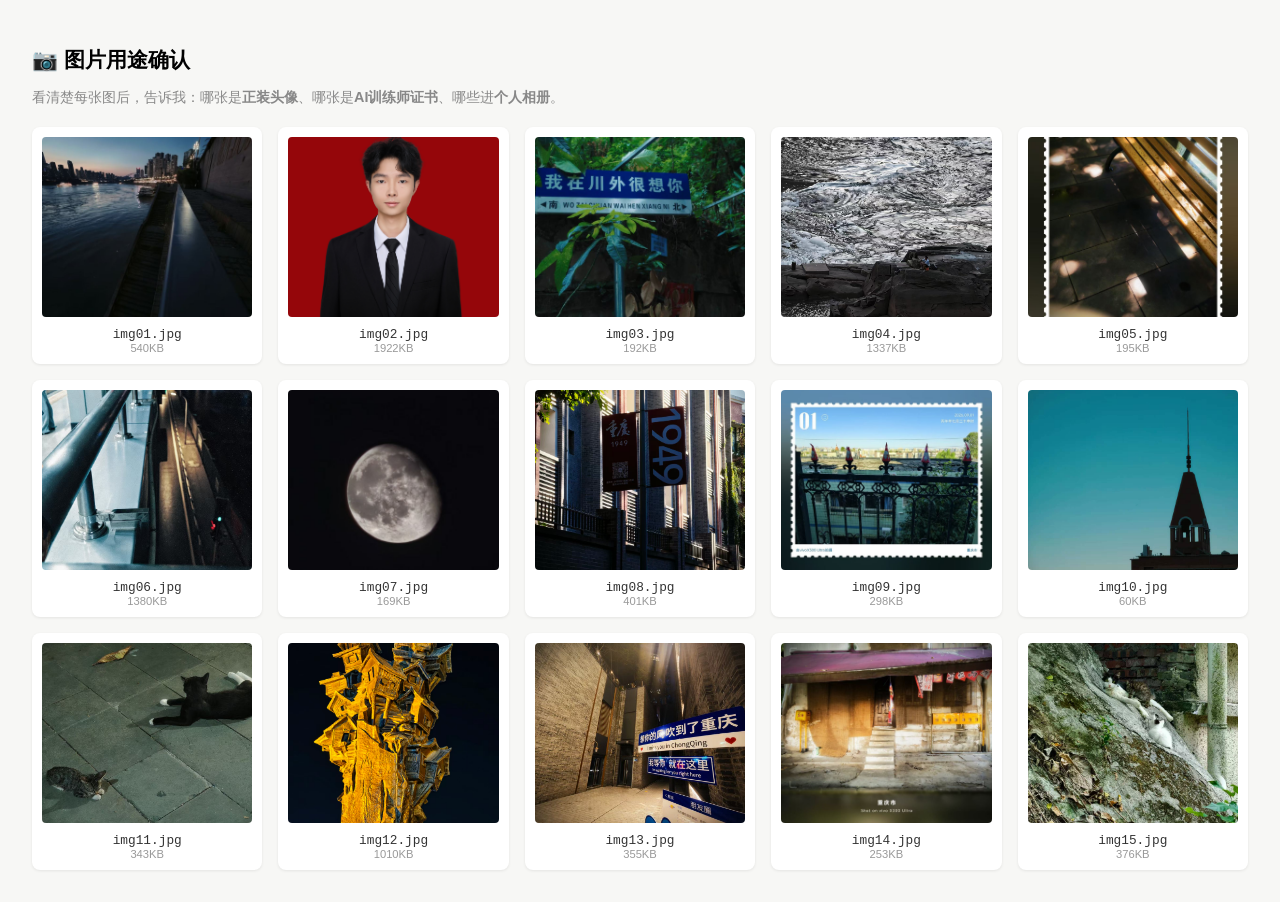
<file: gallery.html>
<!DOCTYPE html>
<html lang="zh-CN">
<head>
  <meta charset="UTF-8" />
  <meta name="viewport" content="width=device-width, initial-scale=1.0" />
  <title>图片用途确认</title>
  <style>
    body { font-family: -apple-system, "Microsoft YaHei", sans-serif; background: #f7f7f5; padding: 24px; }
    h1 { font-size: 1.3rem; margin-bottom: 8px; }
    p.hint { color: #888; font-size: 0.9rem; margin-bottom: 20px; }
    .grid { display: grid; grid-template-columns: repeat(auto-fill, minmax(220px, 1fr)); gap: 16px; }
    .card { background: #fff; border-radius: 8px; padding: 10px; text-align: center; box-shadow: 0 1px 3px rgba(0,0,0,0.08); }
    .card img { width: 100%; height: 180px; object-fit: cover; border-radius: 4px; }
    .card .name { font-size: 0.8rem; color: #333; margin-top: 6px; font-family: monospace; }
    .card .size { font-size: 0.7rem; color: #999; }
  </style>
</head>
<body>
  <h1>📷 图片用途确认</h1>
  <p class="hint">看清楚每张图后，告诉我：哪张是<strong>正装头像</strong>、哪张是<strong>AI训练师证书</strong>、哪些进<strong>个人相册</strong>。</p>
  <div class="grid">
    <div class="card"><img src="img01.jpg" /><div class="name">img01.jpg</div><div class="size">540KB</div></div>
    <div class="card"><img src="img02.jpg" /><div class="name">img02.jpg</div><div class="size">1922KB</div></div>
    <div class="card"><img src="img03.jpg" /><div class="name">img03.jpg</div><div class="size">192KB</div></div>
    <div class="card"><img src="img04.jpg" /><div class="name">img04.jpg</div><div class="size">1337KB</div></div>
    <div class="card"><img src="img05.jpg" /><div class="name">img05.jpg</div><div class="size">195KB</div></div>
    <div class="card"><img src="img06.jpg" /><div class="name">img06.jpg</div><div class="size">1380KB</div></div>
    <div class="card"><img src="img07.jpg" /><div class="name">img07.jpg</div><div class="size">169KB</div></div>
    <div class="card"><img src="img08.jpg" /><div class="name">img08.jpg</div><div class="size">401KB</div></div>
    <div class="card"><img src="img09.jpg" /><div class="name">img09.jpg</div><div class="size">298KB</div></div>
    <div class="card"><img src="img10.jpg" /><div class="name">img10.jpg</div><div class="size">60KB</div></div>
    <div class="card"><img src="img11.jpg" /><div class="name">img11.jpg</div><div class="size">343KB</div></div>
    <div class="card"><img src="img12.jpg" /><div class="name">img12.jpg</div><div class="size">1010KB</div></div>
    <div class="card"><img src="img13.jpg" /><div class="name">img13.jpg</div><div class="size">355KB</div></div>
    <div class="card"><img src="img14.jpg" /><div class="name">img14.jpg</div><div class="size">253KB</div></div>
    <div class="card"><img src="img15.jpg" /><div class="name">img15.jpg</div><div class="size">376KB</div></div>
  </div>
</body>
</html>
</file>
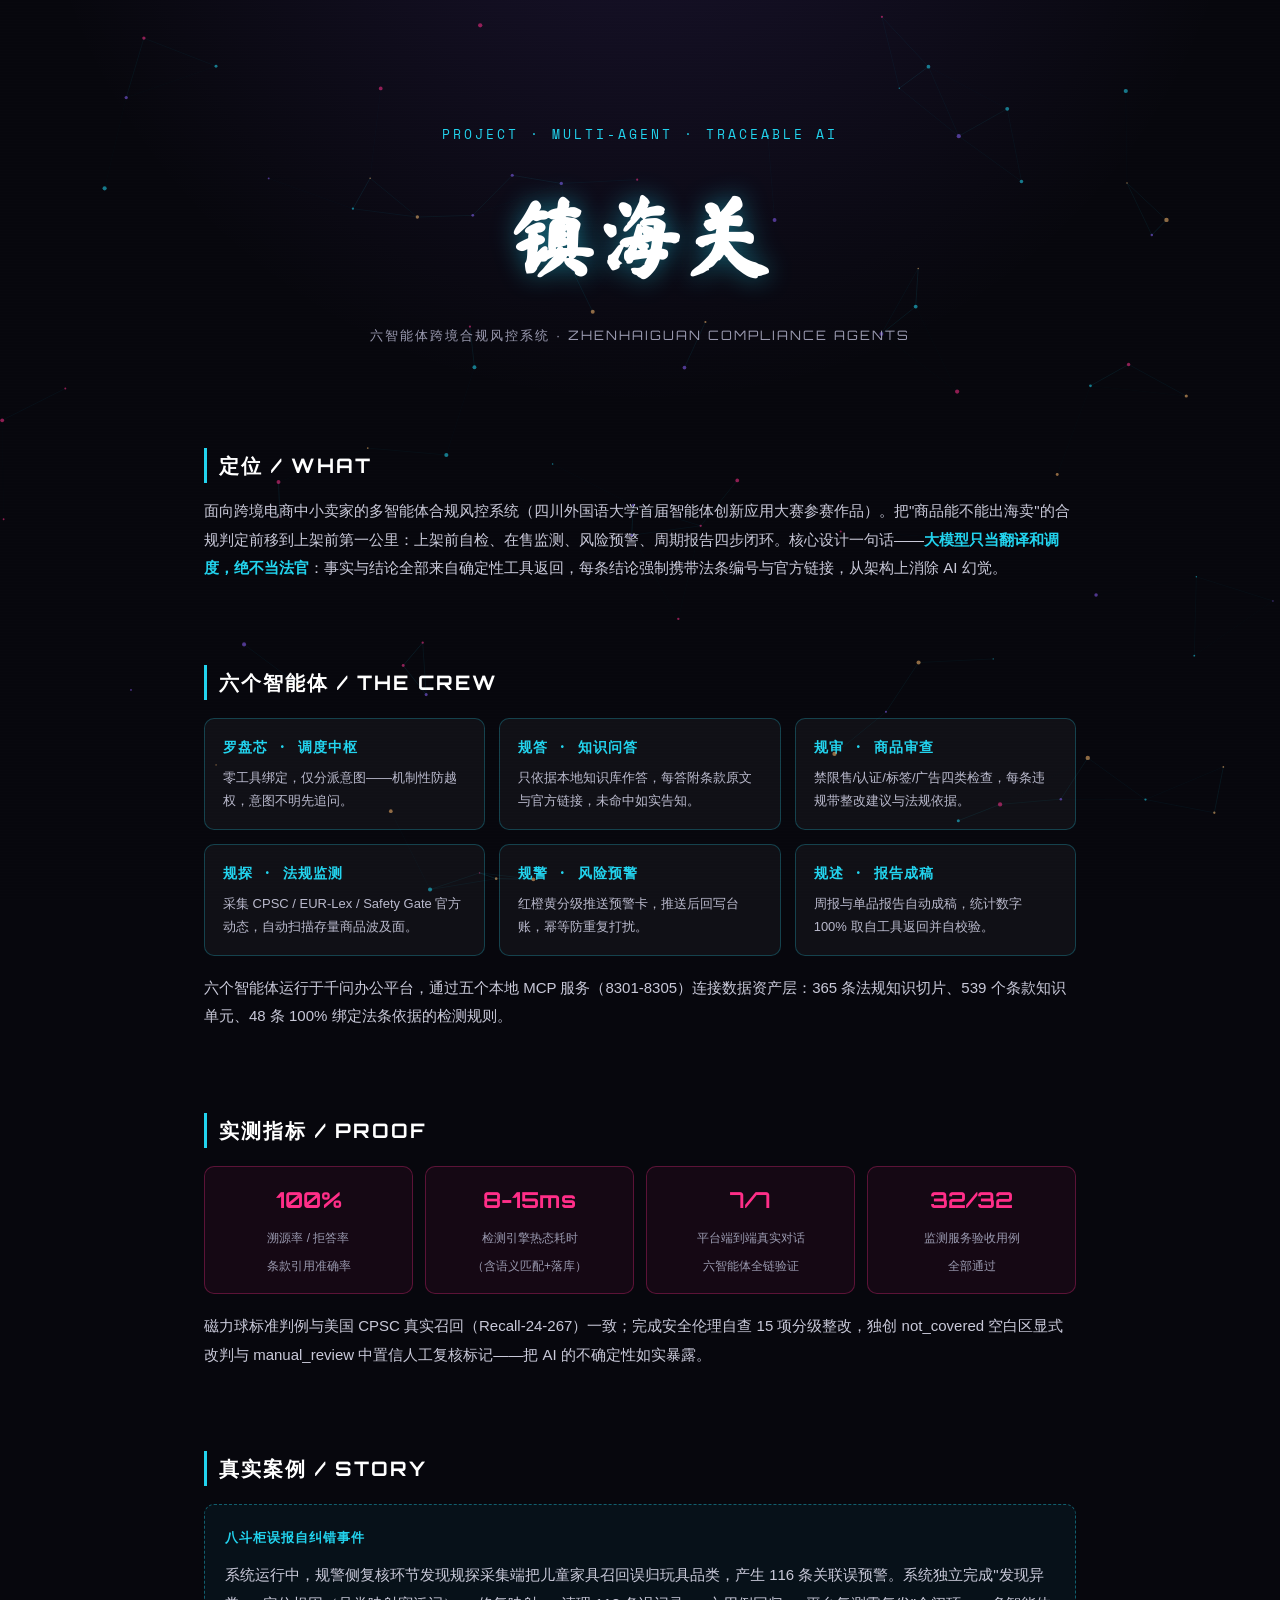
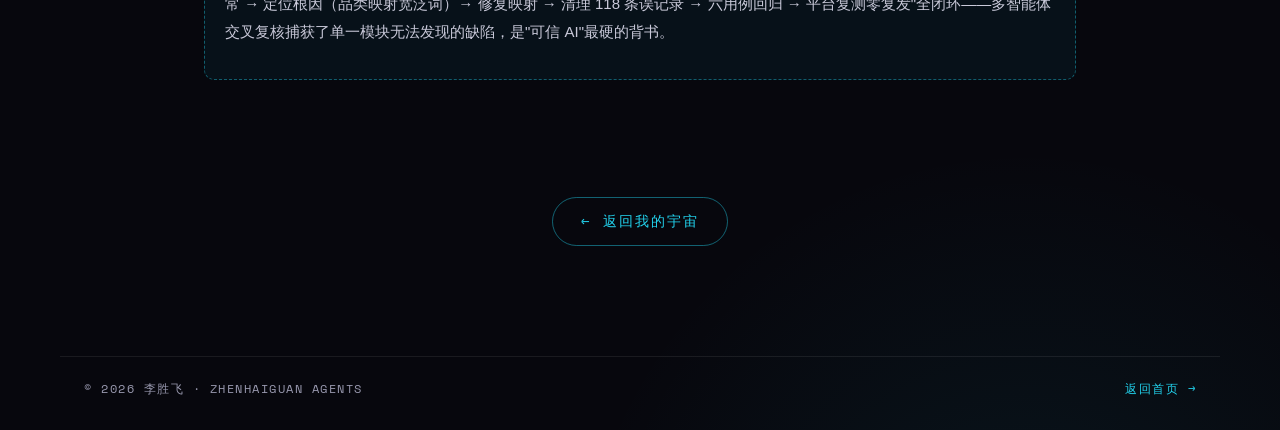
<file: zhenhaiguan.html>
<!DOCTYPE html>
<html lang="zh-CN">
<head>
  <meta charset="UTF-8" />
  <meta name="viewport" content="width=device-width, initial-scale=1.0" />
  <title>镇海关 · 多智能体合规风控系统 | 李胜飞</title>
  <meta name="description" content="镇海关：六智能体跨境合规风控系统——全链路溯源、毫秒级本地检测、诚实边界机制，全部指标实测可复现。" />
  <link rel="icon" href="data:image/svg+xml,%3Csvg xmlns='http://www.w3.org/2000/svg' viewBox='0 0 64 64'%3E%3Crect width='64' height='64' rx='12' fill='%2307111E'/%3E%3Cpath d='M32 8 52 16v14c0 12-8.5 21.5-20 26C20.5 51.5 12 42 12 30V16z' fill='none' stroke='%2322d3ee' stroke-width='4'/%3E%3Ccircle cx='32' cy='30' r='7' fill='%23ff2e88'/%3E%3C/svg%3E" />
  <link rel="preconnect" href="https://fonts.googleapis.com" />
  <link rel="preconnect" href="https://fonts.gstatic.com" crossorigin />
  <link href="https://fonts.googleapis.com/css2?family=Ma+Shan+Zheng&family=Orbitron:wght@500;700;900&family=Space+Mono:wght@400;700&display=swap" rel="stylesheet" />
  <link rel="stylesheet" href="styles.css" />
  <style>
    .zh-hero { min-height: 46vh; display: flex; flex-direction: column; justify-content: center; align-items: center; text-align: center; padding: 96px 24px 40px; position: relative; }
    .zh-kicker { font-family: 'Space Mono', monospace; color: #22d3ee; letter-spacing: 3px; font-size: 13px; margin-bottom: 14px; }
    .zh-title { font-family: 'Ma Shan Zheng', cursive; font-size: clamp(44px, 9vw, 88px); color: #fff; text-shadow: 0 0 26px rgba(34, 211, 238, .45); }
    .zh-sub { font-family: 'Orbitron', sans-serif; color: #9a9ab0; letter-spacing: 2px; font-size: 13px; margin-top: 10px; }
    .zh-section { max-width: 920px; margin: 0 auto; padding: 34px 24px; }
    .zh-h2 { font-family: 'Orbitron', sans-serif; color: #fff; font-size: 20px; letter-spacing: 2px; margin: 0 0 14px; border-left: 3px solid #22d3ee; padding-left: 12px; }
    .zh-p { color: #c9c9d9; line-height: 1.9; font-size: 15px; margin: 0 0 14px; }
    .zh-grid { display: grid; grid-template-columns: repeat(auto-fit, minmax(240px, 1fr)); gap: 14px; margin: 18px 0; }
    .zh-card { background: rgba(255,255,255,.04); border: 1px solid rgba(34,211,238,.25); border-radius: 10px; padding: 16px 18px; }
    .zh-card h3 { font-family: 'Space Mono', monospace; color: #22d3ee; font-size: 14px; margin: 0 0 8px; letter-spacing: 1px; }
    .zh-card p { color: #b9b9cc; font-size: 13px; line-height: 1.75; margin: 0; }
    .zh-stats { display: grid; grid-template-columns: repeat(auto-fit, minmax(150px, 1fr)); gap: 12px; margin: 18px 0; }
    .zh-stat { text-align: center; background: rgba(255,46,136,.06); border: 1px solid rgba(255,46,136,.3); border-radius: 10px; padding: 14px 8px; }
    .zh-stat b { display: block; font-family: 'Orbitron', sans-serif; color: #ff2e88; font-size: 22px; margin-bottom: 4px; }
    .zh-stat span { color: #9a9ab0; font-size: 12px; }
    .zh-case { background: rgba(34,211,238,.05); border: 1px dashed rgba(34,211,238,.4); border-radius: 10px; padding: 18px 20px; margin: 18px 0; }
    .zh-case b { color: #22d3ee; font-family: 'Space Mono', monospace; font-size: 13px; letter-spacing: 1px; }
    .zh-back { text-align: center; padding: 30px 20px 70px; }
  </style>
</head>
<body>
  <canvas id="particles" aria-hidden="true"></canvas>
  <div class="scanlines" aria-hidden="true"></div>

  <header class="zh-hero">
    <p class="zh-kicker">PROJECT · MULTI-AGENT · TRACEABLE AI</p>
    <h1 class="zh-title">镇海关</h1>
    <p class="zh-sub">六智能体跨境合规风控系统 · ZHENHAIGUAN COMPLIANCE AGENTS</p>
  </header>

  <main>
    <section class="zh-section">
      <h2 class="zh-h2">定位 / WHAT</h2>
      <p class="zh-p">面向跨境电商中小卖家的多智能体合规风控系统（四川外国语大学首届智能体创新应用大赛参赛作品）。把"商品能不能出海卖"的合规判定前移到上架前第一公里：上架前自检、在售监测、风险预警、周期报告四步闭环。核心设计一句话——<strong style="color:#22d3ee">大模型只当翻译和调度，绝不当法官</strong>：事实与结论全部来自确定性工具返回，每条结论强制携带法条编号与官方链接，从架构上消除 AI 幻觉。</p>
    </section>

    <section class="zh-section">
      <h2 class="zh-h2">六个智能体 / THE CREW</h2>
      <div class="zh-grid">
        <div class="zh-card"><h3>罗盘芯 · 调度中枢</h3><p>零工具绑定，仅分派意图——机制性防越权，意图不明先追问。</p></div>
        <div class="zh-card"><h3>规答 · 知识问答</h3><p>只依据本地知识库作答，每答附条款原文与官方链接，未命中如实告知。</p></div>
        <div class="zh-card"><h3>规审 · 商品审查</h3><p>禁限售/认证/标签/广告四类检查，每条违规带整改建议与法规依据。</p></div>
        <div class="zh-card"><h3>规探 · 法规监测</h3><p>采集 CPSC / EUR-Lex / Safety Gate 官方动态，自动扫描存量商品波及面。</p></div>
        <div class="zh-card"><h3>规警 · 风险预警</h3><p>红橙黄分级推送预警卡，推送后回写台账，幂等防重复打扰。</p></div>
        <div class="zh-card"><h3>规述 · 报告成稿</h3><p>周报与单品报告自动成稿，统计数字 100% 取自工具返回并自校验。</p></div>
      </div>
      <p class="zh-p">六个智能体运行于千问办公平台，通过五个本地 MCP 服务（8301-8305）连接数据资产层：365 条法规知识切片、539 个条款知识单元、48 条 100% 绑定法条依据的检测规则。</p>
    </section>

    <section class="zh-section">
      <h2 class="zh-h2">实测指标 / PROOF</h2>
      <div class="zh-stats">
        <div class="zh-stat"><b>100%</b><span>溯源率 / 拒答率<br />条款引用准确率</span></div>
        <div class="zh-stat"><b>8-15ms</b><span>检测引擎热态耗时<br />（含语义匹配+落库）</span></div>
        <div class="zh-stat"><b>7/7</b><span>平台端到端真实对话<br />六智能体全链验证</span></div>
        <div class="zh-stat"><b>32/32</b><span>监测服务验收用例<br />全部通过</span></div>
      </div>
      <p class="zh-p">磁力球标准判例与美国 CPSC 真实召回（Recall-24-267）一致；完成安全伦理自查 15 项分级整改，独创 not_covered 空白区显式改判与 manual_review 中置信人工复核标记——把 AI 的不确定性如实暴露。</p>
    </section>

    <section class="zh-section">
      <h2 class="zh-h2">真实案例 / STORY</h2>
      <div class="zh-case">
        <b>八斗柜误报自纠错事件</b>
        <p class="zh-p" style="margin-top:10px">系统运行中，规警侧复核环节发现规探采集端把儿童家具召回误归玩具品类，产生 116 条关联误预警。系统独立完成"发现异常 → 定位根因（品类映射宽泛词）→ 修复映射 → 清理 118 条误记录 → 六用例回归 → 平台复测零复发"全闭环——多智能体交叉复核捕获了单一模块无法发现的缺陷，是"可信 AI"最硬的背书。</p>
      </div>
    </section>

    <div class="zh-back">
      <a class="hero-cta" href="index.html">← 返回我的宇宙</a>
    </div>
  </main>

  <footer class="footer" style="position:relative; z-index:1;">
    <span>© 2026 李胜飞 · ZHENHAIGUAN AGENTS</span>
    <a href="index.html">返回首页 →</a>
  </footer>

  <script src="main.js"></script>
</body>
</html>
</file>
<file: styles.css>
/* ============================================================
   复古未来主义 · RETRO FUTURE — 暗黑基底
   ============================================================ */
*, *::before, *::after { box-sizing: border-box; margin: 0; padding: 0; }

:root {
  --bg: #07070d;
  --bg-2: #0d0d18;
  --cyan: #22d3ee;
  --magenta: #ff2e88;
  --amber: #ffb86b;
  --purple: #8b5cf6;
  --text: #e8e8f2;
  --mute: #9a9ab0;
  --line: rgba(255, 255, 255, 0.08);
  --ease-out-quart: cubic-bezier(0.25, 1, 0.5, 1);
  --ease-out-expo: cubic-bezier(0.16, 1, 0.3, 1);
  --font-hand: 'Ma Shan Zheng', 'Zhi Mang Xing', 'Kaiti SC', 'STKaiti', 'KaiTi', cursive;
  --font-disp: 'Orbitron', 'Space Mono', ui-monospace, monospace;
  --font-mono: 'Space Mono', ui-monospace, SFMono-Regular, Menlo, Consolas, monospace;
  --font-body: -apple-system, BlinkMacSystemFont, 'Segoe UI', 'Microsoft YaHei', 'PingFang SC', sans-serif;
}

html { scroll-behavior: smooth; }

body {
  font-family: var(--font-body);
  font-size: 16px;
  line-height: 1.75;
  color: var(--text);
  background:
    radial-gradient(ellipse 80% 50% at 50% -10%, rgba(139, 92, 246, 0.14), transparent 60%),
    radial-gradient(ellipse 60% 40% at 80% 110%, rgba(34, 211, 238, 0.08), transparent 60%),
    var(--bg);
  min-height: 100vh;
  overflow-x: hidden;
  -webkit-font-smoothing: antialiased;
}

::selection { background: var(--magenta); color: #fff; }

#particles {
  position: fixed;
  inset: 0;
  z-index: 0;
  pointer-events: none;
}

.scanlines {
  position: fixed;
  inset: 0;
  z-index: 60;
  pointer-events: none;
  background: repeating-linear-gradient(
    0deg,
    rgba(255, 255, 255, 0.028) 0px,
    rgba(255, 255, 255, 0.028) 1px,
    transparent 1px,
    transparent 3px
  );
  mix-blend-mode: overlay;
}

/* ============================================================
   社交悬浮图标
   ============================================================ */
.social-dock {
  position: fixed;
  right: 18px;
  top: 50%;
  transform: translateY(-50%);
  z-index: 70;
  display: flex;
  flex-direction: column;
  gap: 12px;
}
.social-dock a {
  position: relative;
  display: flex;
  align-items: center;
  justify-content: center;
  width: 44px;
  height: 44px;
  border: 1px solid rgba(34, 211, 238, 0.35);
  border-radius: 12px;
  background: rgba(13, 13, 24, 0.72);
  backdrop-filter: blur(6px);
  transition: transform 0.25s var(--ease-out-quart), border-color 0.25s, box-shadow 0.25s;
}
.social-dock svg {
  width: 20px;
  height: 20px;
  fill: var(--cyan);
  transition: fill 0.25s;
}
.social-dock a:hover, .social-dock a:focus-visible {
  transform: translateX(-6px);
  border-color: var(--magenta);
  box-shadow: 0 0 18px rgba(255, 46, 136, 0.35);
}
.social-dock a:hover svg, .social-dock a:focus-visible svg { fill: var(--magenta); }
.dock-label {
  position: absolute;
  right: 54px;
  top: 50%;
  transform: translateY(-50%) translateX(8px);
  white-space: nowrap;
  font-family: var(--font-mono);
  font-size: 0.72rem;
  letter-spacing: 1px;
  color: var(--cyan);
  background: rgba(13, 13, 24, 0.92);
  border: 1px solid rgba(34, 211, 238, 0.3);
  padding: 4px 10px;
  border-radius: 6px;
  opacity: 0;
  pointer-events: none;
  transition: opacity 0.2s, transform 0.25s var(--ease-out-quart);
}
.social-dock a:hover .dock-label,
.social-dock a:focus-visible .dock-label {
  opacity: 1;
  transform: translateY(-50%) translateX(0);
}

/* ============================================================
   全屏首屏
   ============================================================ */
.hero {
  position: relative;
  z-index: 1;
  min-height: 100vh;
  min-height: 100svh;
  display: flex;
  align-items: center;
  justify-content: center;
  text-align: center;
  overflow: hidden;
}

.retro-sun {
  position: absolute;
  left: 50%;
  top: 46%;
  transform: translate(-50%, -50%);
  width: 46vmin;
  height: 46vmin;
  border-radius: 50%;
  background: linear-gradient(180deg, var(--amber) 0%, var(--magenta) 55%, var(--purple) 100%);
  -webkit-mask-image: repeating-linear-gradient(180deg, #000 0 62%, transparent 62% 68%, #000 68% 82%, transparent 82% 86%, #000 86% 93%, transparent 93% 96%, #000 96% 100%);
  mask-image: repeating-linear-gradient(180deg, #000 0 62%, transparent 62% 68%, #000 68% 82%, transparent 82% 86%, #000 86% 93%, transparent 93% 96%, #000 96% 100%);
  opacity: 0.5;
  filter: blur(1px) saturate(1.2);
}

.grid-floor {
  position: absolute;
  left: -25%;
  right: -25%;
  bottom: -4%;
  height: 42%;
  background-image:
    linear-gradient(rgba(34, 211, 238, 0.28) 1px, transparent 1px),
    linear-gradient(90deg, rgba(34, 211, 238, 0.28) 1px, transparent 1px);
  background-size: 56px 56px;
  transform: perspective(320px) rotateX(64deg);
  transform-origin: top center;
  animation: gridFlow 7s linear infinite;
  -webkit-mask-image: linear-gradient(180deg, transparent 0%, #000 34%);
  mask-image: linear-gradient(180deg, transparent 0%, #000 34%);
}
@keyframes gridFlow {
  from { background-position-y: 0, 0; }
  to { background-position-y: 56px, 0; }
}

.hero-content { position: relative; z-index: 2; padding: 0 20px; }

.hero-kicker {
  font-family: var(--font-mono);
  font-size: 0.78rem;
  letter-spacing: 4px;
  color: var(--mute);
  margin-bottom: 1.2rem;
}

.hero-name {
  font-family: var(--font-hand);
  font-size: clamp(4.6rem, 17vw, 11.5rem);
  line-height: 1.1;
  font-weight: 400;
  color: #ffffff;
  text-shadow:
    3px 0 0 rgba(255, 46, 136, 0.75),
    -3px 0 0 rgba(34, 211, 238, 0.75),
    0 0 42px rgba(139, 92, 246, 0.55);
  animation: heroIn 0.9s var(--ease-out-expo) both;
}

.hero-latin {
  font-family: var(--font-disp);
  font-weight: 700;
  font-size: clamp(0.85rem, 2.6vw, 1.35rem);
  letter-spacing: 0.55em;
  margin-top: 0.6rem;
  color: transparent;
  -webkit-text-stroke: 1px var(--cyan);
  animation: heroIn 0.9s var(--ease-out-expo) 0.15s both;
}
@supports not (-webkit-text-stroke: 1px red) {
  .hero-latin { color: var(--cyan); }
}

.hero-roles {
  font-family: var(--font-mono);
  font-size: clamp(0.95rem, 2.4vw, 1.2rem);
  color: var(--amber);
  margin-top: 1.6rem;
  min-height: 1.8em;
  letter-spacing: 2px;
  animation: heroIn 0.9s var(--ease-out-expo) 0.3s both;
}
.caret {
  display: inline-block;
  width: 0.55em;
  height: 1.15em;
  margin-left: 3px;
  vertical-align: text-bottom;
  background: var(--amber);
  animation: caretBlink 0.9s steps(1) infinite;
}
@keyframes caretBlink { 50% { opacity: 0; } }

.hero-sub {
  font-size: 0.92rem;
  color: var(--mute);
  margin-top: 0.8rem;
  letter-spacing: 1px;
  animation: heroIn 0.9s var(--ease-out-expo) 0.45s both;
}

.hero-cta {
  display: inline-block;
  margin-top: 2.2rem;
  font-family: var(--font-mono);
  font-size: 0.85rem;
  letter-spacing: 2px;
  color: var(--cyan);
  text-decoration: none;
  border: 1px solid rgba(34, 211, 238, 0.45);
  padding: 12px 28px;
  border-radius: 999px;
  transition: color 0.25s, border-color 0.25s, box-shadow 0.25s, transform 0.25s var(--ease-out-quart);
  animation: heroIn 0.9s var(--ease-out-expo) 0.6s both;
}
.hero-cta:hover, .hero-cta:focus-visible {
  color: #fff;
  border-color: var(--magenta);
  box-shadow: 0 0 24px rgba(255, 46, 136, 0.4);
  transform: translateY(-3px);
}

@keyframes heroIn {
  from { opacity: 0; transform: translateY(26px); }
  to { opacity: 1; transform: none; }
}

.scroll-hint {
  position: absolute;
  bottom: 26px;
  left: 50%;
  transform: translateX(-50%);
  z-index: 2;
  font-family: var(--font-mono);
  font-size: 0.68rem;
  letter-spacing: 5px;
  color: var(--mute);
  writing-mode: vertical-rl;
  animation: hintFloat 2.2s ease-in-out infinite;
}
@keyframes hintFloat {
  0%, 100% { transform: translateX(-50%) translateY(0); }
  50% { transform: translateX(-50%) translateY(8px); }
}

/* ============================================================
   通用区块
   ============================================================ */
.section {
  position: relative;
  z-index: 1;
  max-width: 1160px;
  margin: 0 auto;
  padding: 110px 24px 30px;
}

.sec-title {
  font-family: var(--font-body);
  font-size: clamp(1.7rem, 4.6vw, 2.6rem);
  font-weight: 800;
  letter-spacing: 2px;
  display: flex;
  align-items: baseline;
  gap: 14px;
  flex-wrap: wrap;
}
.sec-no {
  font-family: var(--font-mono);
  font-size: 0.55em;
  color: var(--magenta);
  font-weight: 700;
}
.sec-en {
  font-family: var(--font-mono);
  font-size: 0.42em;
  letter-spacing: 3px;
  color: var(--cyan);
  font-weight: 400;
}
.sec-note {
  font-family: var(--font-mono);
  font-size: 0.8rem;
  color: var(--mute);
  margin-top: 10px;
  letter-spacing: 1px;
}

/* 滚动渐显（fail-open：无 JS 时默认可见） */
.has-js .reveal {
  opacity: 0;
  transform: translateY(26px);
  transition: opacity 0.6s var(--ease-out-quart), transform 0.6s var(--ease-out-quart);
  transition-delay: calc(var(--i, 0) * 70ms);
}
.has-js .reveal.shown { opacity: 1; transform: none; }

/* ============================================================
   作品画廊
   ============================================================ */
.gallery-grid {
  display: grid;
  grid-template-columns: repeat(6, 1fr);
  gap: 16px;
  margin-top: 36px;
}
.g-item {
  position: relative;
  border-radius: 14px;
  overflow: hidden;
  border: 1px solid var(--line);
  background: var(--bg-2);
  cursor: zoom-in;
}
.g-item:nth-child(6n+1), .g-item:nth-child(6n+4) { grid-column: span 3; }
.g-item:nth-child(6n+2), .g-item:nth-child(6n+3),
.g-item:nth-child(6n+5), .g-item:nth-child(6n+6) { grid-column: span 3; }
@media (min-width: 900px) {
  .g-item:nth-child(6n+1) { grid-column: span 4; }
  .g-item:nth-child(6n+2) { grid-column: span 2; }
  .g-item:nth-child(6n+3) { grid-column: span 2; }
  .g-item:nth-child(6n+4) { grid-column: span 4; }
  .g-item:nth-child(6n+5) { grid-column: span 3; }
  .g-item:nth-child(6n+6) { grid-column: span 3; }
}
.g-item img {
  display: block;
  width: 100%;
  aspect-ratio: 4 / 3;
  object-fit: cover;
  filter: grayscale(0.85) contrast(1.08) brightness(0.9);
  transition: filter 0.45s var(--ease-out-quart), transform 0.45s var(--ease-out-quart);
}
.g-item:hover img, .g-item:focus-within img {
  filter: grayscale(0) contrast(1) brightness(1);
  transform: scale(1.04);
}
.g-item::after {
  content: "";
  position: absolute;
  inset: 0;
  border-radius: inherit;
  box-shadow: inset 0 0 0 1px rgba(34, 211, 238, 0), 0 0 0 rgba(34, 211, 238, 0);
  transition: box-shadow 0.35s;
  pointer-events: none;
}
.g-item:hover::after {
  box-shadow: inset 0 0 0 1px rgba(34, 211, 238, 0.55), 0 0 26px rgba(34, 211, 238, 0.22);
}
.g-item figcaption {
  position: absolute;
  left: 12px;
  bottom: 10px;
  font-family: var(--font-mono);
  font-size: 0.68rem;
  letter-spacing: 2px;
  color: var(--cyan);
  background: rgba(7, 7, 13, 0.75);
  padding: 3px 9px;
  border-radius: 5px;
  opacity: 0;
  transform: translateY(6px);
  transition: opacity 0.3s, transform 0.3s var(--ease-out-quart);
}
.g-item:hover figcaption { opacity: 1; transform: none; }

/* ============================================================
   项目作品
   ============================================================ */
.project-card {
  display: grid;
  grid-template-columns: minmax(280px, 440px) 1fr;
  margin-top: 36px;
  border: 1px solid var(--line);
  border-radius: 18px;
  overflow: hidden;
  background: var(--bg-2);
  box-shadow: 0 0 40px rgba(139, 92, 246, 0.08);
  transition: border-color 0.35s, box-shadow 0.35s;
}
.project-card:hover {
  border-color: rgba(34, 211, 238, 0.45);
  box-shadow: 0 0 48px rgba(34, 211, 238, 0.14);
}
.proj-cover {
  position: relative;
  display: block;
  overflow: hidden;
  border-right: 1px solid var(--line);
}
.proj-cover img {
  display: block;
  width: 100%;
  height: 100%;
  min-height: 280px;
  object-fit: cover;
  filter: grayscale(0.55) contrast(1.05) brightness(0.9);
  transition: filter 0.45s var(--ease-out-quart), transform 0.45s var(--ease-out-quart);
}
.project-card:hover .proj-cover img {
  filter: grayscale(0) contrast(1) brightness(1);
  transform: scale(1.03);
}
.proj-live {
  position: absolute;
  top: 14px;
  left: 14px;
  font-family: var(--font-mono);
  font-size: 0.66rem;
  letter-spacing: 1.5px;
  color: var(--cyan);
  background: rgba(7, 7, 13, 0.82);
  border: 1px solid rgba(34, 211, 238, 0.5);
  padding: 3px 11px;
  border-radius: 999px;
  animation: pulseLive 2.2s ease-in-out infinite;
}
@keyframes pulseLive {
  0%, 100% { opacity: 1; }
  50% { opacity: 0.55; }
}
.proj-body {
  display: flex;
  flex-direction: column;
  gap: 14px;
  padding: 30px 32px;
}
.proj-name {
  font-family: var(--font-hand);
  font-size: clamp(1.7rem, 3vw, 2.3rem);
  font-weight: 400;
  line-height: 1.25;
  color: #fff;
  text-shadow: 2px 0 0 rgba(255, 46, 136, 0.5), -2px 0 0 rgba(34, 211, 238, 0.5);
}
.proj-sub {
  font-family: var(--font-mono);
  font-size: 0.68rem;
  letter-spacing: 2px;
  color: var(--cyan);
}
.proj-desc {
  font-size: 0.95rem;
  line-height: 1.8;
  color: var(--mute);
}
.proj-tags {
  list-style: none;
  display: flex;
  flex-wrap: wrap;
  gap: 8px;
}
.proj-tags li {
  font-family: var(--font-mono);
  font-size: 0.64rem;
  letter-spacing: 1px;
  color: var(--amber);
  border: 1px solid rgba(255, 184, 107, 0.35);
  padding: 3px 10px;
  border-radius: 6px;
}
.proj-links {
  display: flex;
  align-items: center;
  gap: 16px;
  flex-wrap: wrap;
  margin-top: 2px;
}
.btn-ghost {
  font-family: var(--font-mono);
  font-size: 0.8rem;
  letter-spacing: 1.5px;
  color: var(--cyan);
  border: 1px solid rgba(34, 211, 238, 0.5);
  padding: 10px 22px;
  border-radius: 999px;
  text-decoration: none;
  transition: color 0.25s, border-color 0.25s, box-shadow 0.25s, transform 0.25s var(--ease-out-quart);
}
.btn-ghost:hover, .btn-ghost:focus-visible {
  color: #fff;
  border-color: var(--magenta);
  box-shadow: 0 0 22px rgba(255, 46, 136, 0.35);
  transform: translateY(-2px);
}
.proj-status {
  font-family: var(--font-mono);
  font-size: 0.7rem;
  letter-spacing: 1px;
  color: var(--mute);
}
@media (max-width: 900px) {
  .project-card { grid-template-columns: 1fr; }
  .proj-cover { border-right: none; border-bottom: 1px solid var(--line); }
  .proj-cover img { min-height: 200px; max-height: 300px; }
}

/* ============================================================
   技能雷达
   ============================================================ */
.skills-wrap {
  display: grid;
  grid-template-columns: minmax(300px, 480px) 1fr;
  gap: 40px;
  align-items: center;
  margin-top: 36px;
}
#radar { width: 100%; height: auto; display: block; }

.radar-poly {
  transform-origin: 230px 230px;
  transform: scale(0);
  transition: transform 0.7s var(--ease-out-expo);
}
.radar-poly.on { transform: scale(1); }

.radar-vertex { cursor: pointer; outline: none; }
.radar-vertex circle { transition: r 0.2s, fill 0.2s; }
.radar-vertex:hover circle, .radar-vertex:focus-visible circle { r: 8; fill: var(--amber); }
.radar-vertex.active circle { fill: var(--magenta); }

.skill-detail {
  border-left: 3px solid var(--cyan);
  background: linear-gradient(90deg, rgba(34, 211, 238, 0.07), transparent 70%);
  padding: 22px 26px;
  border-radius: 0 14px 14px 0;
}
.sd-name {
  font-size: 1.35rem;
  font-weight: 800;
  letter-spacing: 2px;
}
.sd-bar {
  height: 6px;
  margin: 14px 0 8px;
  border-radius: 3px;
  background: rgba(255, 255, 255, 0.08);
  overflow: hidden;
}
.sd-bar span {
  display: block;
  height: 100%;
  border-radius: inherit;
  background: linear-gradient(90deg, var(--cyan), var(--magenta));
  transition: width 0.5s var(--ease-out-quart);
}
.sd-value {
  font-family: var(--font-disp);
  font-weight: 700;
  font-size: 1.5rem;
  color: var(--cyan);
}
.sd-value small { font-size: 0.6em; color: var(--mute); }
.sd-desc { margin-top: 10px; font-size: 0.92rem; color: var(--mute); }

.skill-list { display: none; margin-top: 28px; list-style: none; }
.skill-list li {
  font-family: var(--font-mono);
  font-size: 0.85rem;
  color: var(--mute);
  padding: 8px 0;
  border-bottom: 1px dashed var(--line);
}
.no-radar .skills-wrap { display: none; }
.no-radar .skill-list { display: block; }

/* ============================================================
   宣言
   ============================================================ */
.about { text-align: center; padding-top: 130px; padding-bottom: 60px; }
.motto {
  font-family: var(--font-hand);
  font-size: clamp(2.4rem, 8vw, 5rem);
  line-height: 1.3;
  color: #fff;
  text-shadow:
    2px 0 0 rgba(255, 46, 136, 0.6),
    -2px 0 0 rgba(34, 211, 238, 0.6),
    0 0 30px rgba(139, 92, 246, 0.4);
}
.motto-dot { color: var(--magenta); -webkit-text-stroke: 0; text-shadow: none; }
.facts {
  margin-top: 18px;
  font-family: var(--font-mono);
  font-size: 0.8rem;
  letter-spacing: 2px;
  color: var(--mute);
}

/* ============================================================
   页脚
   ============================================================ */
.footer {
  position: relative;
  z-index: 1;
  display: flex;
  justify-content: space-between;
  align-items: center;
  gap: 12px;
  flex-wrap: wrap;
  max-width: 1160px;
  margin: 40px auto 0;
  padding: 22px 24px 30px;
  border-top: 1px solid var(--line);
  font-family: var(--font-mono);
  font-size: 0.72rem;
  letter-spacing: 1.5px;
  color: var(--mute);
}
.footer a { color: var(--cyan); text-decoration: none; }
.footer a:hover, .footer a:focus-visible { color: var(--magenta); }

/* ============================================================
   Lightbox
   ============================================================ */
.lightbox {
  position: fixed;
  inset: 0;
  z-index: 90;
  background: rgba(4, 4, 10, 0.94);
  display: flex;
  align-items: center;
  justify-content: center;
  padding: 20px;
}
.lightbox[hidden] { display: none; }
.lb-img {
  max-width: 92vw;
  max-height: 88vh;
  object-fit: contain;
  border-radius: 8px;
  box-shadow: 0 0 60px rgba(34, 211, 238, 0.25);
}
.lb-close {
  position: absolute;
  top: 18px;
  right: 22px;
  width: 42px;
  height: 42px;
  border-radius: 50%;
  border: 1px solid rgba(255, 255, 255, 0.35);
  background: rgba(255, 255, 255, 0.08);
  color: #fff;
  font-size: 22px;
  cursor: pointer;
  transition: background 0.2s;
}
.lb-close:hover { background: rgba(255, 46, 136, 0.4); }

/* ============================================================
   响应式
   ============================================================ */
@media (max-width: 900px) {
  .skills-wrap { grid-template-columns: 1fr; gap: 24px; }
  .skill-detail { max-width: 480px; }
}
@media (max-width: 640px) {
  .social-dock {
    top: auto;
    bottom: 14px;
    right: 50%;
    transform: translateX(50%);
    flex-direction: row;
    gap: 10px;
  }
  .social-dock a { width: 40px; height: 40px; }
  .dock-label { display: none; }
  .section { padding: 80px 18px 20px; }
  .gallery-grid { grid-template-columns: 1fr 1fr; gap: 10px; }
  .g-item { grid-column: span 1 !important; }
  .scroll-hint { display: none; }
}

/* ============================================================
   减少动效偏好
   ============================================================ */
@media (prefers-reduced-motion: reduce) {
  html { scroll-behavior: auto; }
  .grid-floor { animation: none; }
  .hero-name, .hero-latin, .hero-roles, .hero-sub, .hero-cta { animation: none; }
  .caret { animation: none; }
  .scroll-hint { animation: none; }
  .has-js .reveal { opacity: 1; transform: none; transition: none; }
  .radar-poly { transform: scale(1); transition: none; }
  .g-item img, .g-item figcaption, .social-dock a, .hero-cta { transition: none; }
  .proj-live { animation: none; }
  .proj-cover img, .project-card, .btn-ghost { transition: none; }
}

/* 无 JS 时的静态星点背景（粒子由 JS 生成，无 JS 给兜底） */
.no-js-stars {
  position: fixed;
  inset: 0;
  z-index: 0;
  pointer-events: none;
  background-image:
    radial-gradient(1px 1px at 12% 22%, rgba(34, 211, 238, 0.7) 50%, transparent 51%),
    radial-gradient(1.5px 1.5px at 34% 68%, rgba(255, 46, 136, 0.55) 50%, transparent 51%),
    radial-gradient(1px 1px at 56% 14%, rgba(255, 255, 255, 0.6) 50%, transparent 51%),
    radial-gradient(1.5px 1.5px at 74% 46%, rgba(34, 211, 238, 0.5) 50%, transparent 51%),
    radial-gradient(1px 1px at 88% 78%, rgba(255, 184, 107, 0.55) 50%, transparent 51%),
    radial-gradient(1px 1px at 22% 88%, rgba(139, 92, 246, 0.6) 50%, transparent 51%);
}
</file>
<file: classic/styles.css>
/* ============================================================
   设计令牌 (Design Tokens) — 风格参考: Portfolio // Version 系
   ============================================================ */
:root {
  --bg-page: #ffffff;
  --bg-card: #ffffff;
  --bg-muted: #f9f9f9;
  --text-primary: #111111;
  --text-secondary: #666666;
  --text-tertiary: #999999;
  --accent-color: #ea580c;
  --accent-hover: #c2410c;
  --accent-gradient: linear-gradient(135deg, #ea580c 0%, #f97316 50%, #fb923c 100%);
  --border-color: #eeeeee;
  --radius-md: 12px;
  --radius-lg: 20px;
  --transition: all 0.3s ease;
  --shadow-md: 0 10px 15px -3px rgba(0, 0, 0, 0.08);
  --shadow-lg: 0 20px 40px -10px rgba(0, 0, 0, 0.12);
  --shadow-color: rgba(234, 88, 12, 0.15);
  --max-w: 900px;
  /* 板块主题色 */
  --color-basic: #ea580c;
  --color-journey: #0ea5e9;
  --color-projects: #a855f7;
  --color-skills: #22c55e;
  --color-intentions: #ec4899;
  --color-interests: #eab308;
  --color-gallery: #f97316;
  --color-contact: #06b6d4;
}

*, *::before, *::after { box-sizing: border-box; margin: 0; padding: 0; }

html { -webkit-text-size-adjust: 100%; }

body {
  font-family: -apple-system, BlinkMacSystemFont, "Segoe UI", Roboto,
               "Microsoft YaHei", "PingFang SC", "Hiragino Sans GB",
               "Helvetica Neue", Arial, sans-serif;
  background-color: var(--bg-page);
  color: var(--text-primary);
  font-size: 16px;
  line-height: 1.6;
  -webkit-font-smoothing: antialiased;
  -moz-osx-font-smoothing: grayscale;
  overflow-x: hidden;
}

.container {
  max-width: var(--max-w);
  margin: 0 auto;
  padding: 1rem 1.5rem 4rem;
  position: relative;
}

/* ============================================================
   语言选择器
   ============================================================ */
.lang-bar {
  position: fixed;
  top: 14px;
  right: 16px;
  z-index: 200;
  display: flex;
  justify-content: flex-end;
}
.lang-btn {
  display: inline-flex;
  align-items: center;
  gap: 6px;
  padding: 7px 14px;
  font-size: 0.82rem;
  font-weight: 600;
  font-family: ui-monospace, SFMono-Regular, Menlo, Consolas, monospace;
  color: var(--text-primary);
  background: var(--bg-page);
  border: 1px solid var(--border-color);
  border-radius: 20px;
  cursor: pointer;
  box-shadow: 0 2px 8px rgba(0, 0, 0, 0.06);
  transition: var(--transition);
}
.lang-btn:hover { border-color: var(--accent-color); color: var(--accent-color); }
.lang-btn-caret { font-size: 0.7rem; color: var(--text-tertiary); }
.lang-menu {
  position: absolute;
  top: calc(100% + 6px);
  right: 0;
  min-width: 180px;
  background: var(--bg-page);
  border: 1px solid var(--border-color);
  border-radius: var(--radius-md);
  box-shadow: 0 8px 24px rgba(0, 0, 0, 0.12);
  list-style: none;
  padding: 6px;
}
.lang-option {
  padding: 8px 14px;
  font-size: 0.88rem;
  border-radius: 8px;
  cursor: pointer;
  transition: background-color 0.12s;
}
.lang-option:hover { background: var(--bg-muted); }
.lang-option.is-active { background: #fff3ec; color: var(--accent-color); font-weight: 600; }

/* ============================================================
   Hero 首屏
   ============================================================ */
.hero { padding: 4.5rem 0 2rem; position: relative; }

.hero::before {
  content: "";
  position: absolute;
  top: -50px;
  right: -100px;
  width: 300px;
  height: 300px;
  background: radial-gradient(circle, rgba(234, 88, 12, 0.08) 0%, transparent 70%);
  border-radius: 50%;
  pointer-events: none;
}

.hero-tags {
  display: flex;
  flex-wrap: wrap;
  gap: 10px;
  margin-bottom: 1.5rem;
  font-family: ui-monospace, SFMono-Regular, Menlo, Consolas, monospace;
  font-size: 0.75rem;
  letter-spacing: 0.5px;
}
.tag {
  padding: 4px 10px;
  border: 1px solid var(--border-color);
  display: inline-flex;
  align-items: center;
  gap: 6px;
  text-transform: uppercase;
  color: var(--text-secondary);
  background: var(--bg-page);
}
.tag.dark { background: var(--text-primary); color: #ffffff; border-color: var(--text-primary); }
.tag-dot { width: 6px; height: 6px; background: #22c55e; border-radius: 50%; display: inline-block; }
.tag-version {
  color: var(--text-tertiary);
  margin-top: 10px;
  width: 100%;
  letter-spacing: 4px;
  font-size: 0.7rem;
}

.hero-title-group {
  display: flex;
  align-items: center;
  gap: 1.5rem;
  margin-bottom: 1rem;
  flex-wrap: wrap;
}
.hero-name {
  font-size: 4.5rem;
  font-weight: 900;
  line-height: 1;
  letter-spacing: -2px;
  color: var(--text-primary);
}
.hero-name .dot, .sec-title .dot { color: var(--accent-color); }

.hero-avatar {
  width: 90px;
  height: 90px;
  border-radius: 50%;
  border: 3px solid #ffffff;
  box-shadow: 0 8px 20px rgba(0, 0, 0, 0.15), 0 0 0 3px var(--accent-color);
  overflow: hidden;
  flex-shrink: 0;
  background: var(--bg-muted);
  transition: transform 0.4s cubic-bezier(0.2, 0.8, 0.2, 1), box-shadow 0.3s ease;
}
.hero-avatar:hover { transform: scale(1.08) rotate(5deg); box-shadow: 0 12px 30px rgba(0, 0, 0, 0.2), 0 0 0 4px var(--accent-color); }
.hero-avatar img { width: 100%; height: 100%; object-fit: cover; display: block; }

.hero-flog {
  font-size: 2rem;
  font-weight: 800;
  color: var(--text-secondary);
  margin-bottom: 1.5rem;
  letter-spacing: -1px;
}
.hero-intro {
  font-size: 1.05rem;
  line-height: 1.8;
  max-width: 650px;
  color: var(--text-secondary);
  margin-bottom: 1.6rem;
}
.hero-intro strong { color: var(--text-primary); font-weight: 700; }
.hero-keywords {
  font-family: ui-monospace, SFMono-Regular, Menlo, Consolas, monospace;
  font-size: 0.82rem;
  letter-spacing: 1px;
  color: var(--text-tertiary);
  text-transform: uppercase;
}

/* Hero 下载简历按钮 */
.hero-actions { margin-top: 24px; }
.btn-hero-download {
  display: inline-flex;
  align-items: center;
  gap: 8px;
  padding: 11px 24px;
  font-size: 0.92rem;
  font-weight: 700;
  letter-spacing: 1px;
  color: #ffffff;
  background: var(--text-primary);
  border-radius: var(--radius-md);
  text-decoration: none;
  transition: var(--transition);
}
.btn-hero-download:hover,
.btn-hero-download:focus {
  background: var(--accent-color);
  color: #ffffff;
  transform: translateY(-2px);
}
.btn-dl-icon {
  width: 16px;
  height: 16px;
  fill: currentColor;
  flex-shrink: 0;
}

/* Hero 进场动画 */
.hero-anim-item {
  opacity: 0;
  transform: translateY(20px);
  animation: heroFadeIn 1s cubic-bezier(0.2, 1, 0.3, 1) forwards;
}
@keyframes heroFadeIn {
  from { opacity: 0; transform: translateY(20px); }
  to { opacity: 1; transform: translateY(0); }
}
.delay-1 { animation-delay: 0.1s; }
.delay-2 { animation-delay: 0.2s; }
.delay-3 { animation-delay: 0.3s; }
.delay-4 { animation-delay: 0.4s; }
.delay-5 { animation-delay: 0.5s; }

/* ============================================================
   区块通用：标签 + 大标题
   ============================================================ */
.resume-section { margin-bottom: 7rem; margin-top: 2rem; }

.sec-header { margin-bottom: 2rem; }
.sec-tag {
  display: inline-flex;
  align-items: center;
  gap: 8px;
  color: var(--accent-color);
  font-weight: 900;
  font-size: 0.85rem;
  letter-spacing: 1px;
  margin-bottom: 1rem;
  text-transform: uppercase;
}
.sec-tag svg { width: 18px; height: 18px; fill: currentColor; flex-shrink: 0; }
.sec-tag-en {
  font-family: ui-monospace, SFMono-Regular, Menlo, Consolas, monospace;
  opacity: 0.7;
  color: var(--text-tertiary);
  font-weight: 500;
}
.sec-title {
  font-size: 2.8rem;
  font-weight: 900;
  color: var(--text-primary);
  letter-spacing: -1px;
  line-height: 1.1;
}

/* 滚动进场动画 */
.fade-in-up {
  opacity: 0;
  transform: translateY(28px);
  transition: opacity 0.8s cubic-bezier(0.2, 1, 0.3, 1),
              transform 0.8s cubic-bezier(0.2, 1, 0.3, 1);
}
.fade-in-up.is-visible { opacity: 1; transform: translateY(0); }
.fade-in-up.delay-100 { transition-delay: 0.1s; animation: none; }

/* ============================================================
   行式信息卡（基本信息 / 联系方式）
   ============================================================ */
.row-card {
  background: var(--bg-muted);
  padding: 0.5rem 2rem;
  position: relative;
  overflow: hidden;
  border-top: 1px solid var(--border-color);
  border-bottom: 1px solid var(--border-color);
  border-radius: var(--radius-md);
}
.row-watermark {
  position: absolute;
  right: 5%;
  top: 50%;
  transform: translateY(-50%);
  width: 200px;
  height: 200px;
  fill: var(--text-primary);
  opacity: 0.03;
  pointer-events: none;
  z-index: 0;
}
.row-item {
  display: flex;
  justify-content: space-between;
  align-items: center;
  padding: 1.6rem 0;
  border-bottom: 1px solid rgba(0, 0, 0, 0.06);
  position: relative;
  z-index: 1;
  flex-wrap: wrap;
  gap: 10px;
}
.row-item:last-child { border-bottom: none; }
.row-label { color: var(--text-tertiary); font-size: 0.95rem; font-weight: 700; min-width: 100px; }
.row-value {
  color: var(--text-primary);
  font-size: 1.2rem;
  font-weight: 900;
  text-align: right;
  word-break: break-word;
}
.row-value--long { font-size: 1.05rem; max-width: 65%; }

/* ============================================================
   求学之路卡
   ============================================================ */
.journey-card {
  background: var(--bg-muted);
  border: 1px solid var(--border-color);
  border-radius: var(--radius-lg);
  padding: 2rem 2.2rem;
  position: relative;
  overflow: hidden;
}
/* 校园背景图层（低透明度，不干扰阅读） */
.journey-card::after {
  content: "";
  position: absolute;
  top: 4px;
  right: 0;
  bottom: 0;
  left: 0;
  background: url('journey-bg.jpg') center / cover no-repeat;
  opacity: 0.12;
  pointer-events: none;
  z-index: 0;
}
.journey-card > * { position: relative; z-index: 1; }
.journey-card::before {
  content: "";
  position: absolute;
  top: 0;
  left: 0;
  width: 100%;
  height: 4px;
  background: linear-gradient(135deg, var(--color-journey) 0%, #38bdf8 100%);
}
.journey-head {
  display: flex;
  flex-wrap: wrap;
  justify-content: space-between;
  align-items: baseline;
  gap: 8px 16px;
  margin-bottom: 1rem;
}
.journey-title { font-size: 1.25rem; font-weight: 900; color: var(--text-primary); }
.journey-date {
  font-family: ui-monospace, SFMono-Regular, Menlo, Consolas, monospace;
  font-size: 0.85rem;
  color: var(--accent-color);
  font-weight: 700;
  letter-spacing: 1px;
  white-space: nowrap;
}

/* 年级长标签 */
.journey-leader {
  background: linear-gradient(135deg, #fff7ed 0%, #ffedd5 100%);
  border: 1px solid #fed7aa;
  border-radius: var(--radius-md);
  padding: 1.2rem 1.4rem;
  margin-bottom: 1.2rem;
  position: relative;
}
.journey-leader::before {
  content: "";
  position: absolute;
  left: 0;
  top: 0;
  width: 4px;
  height: 100%;
  background: var(--accent-color);
  border-radius: var(--radius-md) 0 0 var(--radius-md);
}
.leader-badge {
  display: inline-block;
  padding: 3px 10px;
  font-size: 0.75rem;
  font-weight: 900;
  color: #ffffff;
  background: var(--accent-color);
  border-radius: 20px;
  margin-bottom: 8px;
  letter-spacing: 1px;
}
.leader-title {
  font-size: 1.1rem;
  font-weight: 900;
  color: var(--text-primary);
  margin-bottom: 6px;
}
.leader-desc {
  font-size: 0.92rem;
  color: var(--text-secondary);
  line-height: 1.7;
}

.journey-list { list-style: none; }
.journey-list li {
  position: relative;
  padding-left: 18px;
  margin-bottom: 8px;
  font-size: 0.95rem;
  color: var(--text-secondary);
  line-height: 1.75;
}
.journey-list li::before {
  content: "";
  position: absolute;
  left: 0;
  top: 0.72em;
  width: 8px;
  height: 2px;
  background: var(--accent-color);
}
.journey-list li strong { color: var(--text-primary); font-weight: 700; }

/* ============================================================
   手风琴交互 — max-height 方案（精确控制）
   ============================================================ */
.accordion-header {
  cursor: pointer;
  user-select: none;
  position: relative;
  padding-right: 40px;
}
.accordion-icon {
  position: absolute;
  right: 0;
  top: 50%;
  transform: translateY(-50%) rotate(0deg);
  width: 28px;
  height: 28px;
  fill: var(--text-tertiary);
  transition: transform 0.3s ease;
  pointer-events: none;
}
.accordion-section.is-open .accordion-icon {
  transform: translateY(-50%) rotate(180deg);
}
.accordion-content {
  overflow: hidden;
  max-height: 0;
  opacity: 0;
  transition: max-height 0.4s ease, opacity 0.3s ease;
}
.accordion-section.is-open .accordion-content {
  opacity: 1;
}

/* ============================================================
   注语（层次感 + 大学生活力）
   ============================================================ */
.section-note {
  font-size: 0.88rem;
  color: var(--text-tertiary);
  font-style: italic;
  margin-top: 0.8rem;
  padding-left: 1rem;
  border-left: 3px solid var(--accent-color);
  line-height: 1.6;
}

/* ============================================================
   板块主题色区分
   ============================================================ */
#basic .sec-tag { color: var(--color-basic); }
#journey .sec-tag { color: var(--color-journey); }
#projects .sec-tag { color: var(--color-projects); }
#skills .sec-tag { color: var(--color-skills); }
#intentions .sec-tag { color: var(--color-intentions); }
#interests .sec-tag { color: var(--color-interests); }
#gallery .sec-tag { color: var(--color-gallery); }
#contact .sec-tag { color: var(--color-contact); }

#basic .sec-title .dot { color: var(--color-basic); }
#journey .sec-title .dot { color: var(--color-journey); }
#projects .sec-title .dot { color: var(--color-projects); }
#skills .sec-title .dot { color: var(--color-skills); }
#intentions .sec-title .dot { color: var(--color-intentions); }
#interests .sec-title .dot { color: var(--color-interests); }
#gallery .sec-title .dot { color: var(--color-gallery); }
#contact .sec-title .dot { color: var(--color-contact); }

#basic .section-note { border-left-color: var(--color-basic); }
#journey .section-note { border-left-color: var(--color-journey); }
#projects .section-note { border-left-color: var(--color-projects); }
#skills .section-note { border-left-color: var(--color-skills); }
#intentions .section-note { border-left-color: var(--color-intentions); }
#interests .section-note { border-left-color: var(--color-interests); }
#gallery .section-note { border-left-color: var(--color-gallery); }
#contact .section-note { border-left-color: var(--color-contact); }

/* 项目经验暗黑卡片 */
.dark-portfolio-container {
  background: linear-gradient(135deg, #111111 0%, #1a1a2e 100%);
}

/* 技能卡片顶部条 */
#skills .grid-card { border-top-color: var(--color-skills); }
#intentions .grid-card { border-top-color: var(--color-intentions); }
#interests .grid-card { border-top-color: var(--color-interests); }

/* 结尾标语渐变 */
.motto-text {
  background: linear-gradient(135deg, var(--accent-color) 0%, var(--color-projects) 50%, var(--color-journey) 100%);
  -webkit-background-clip: text;
  -webkit-text-fill-color: transparent;
  background-clip: text;
}

/* ============================================================
   结尾标语
   ============================================================ */
.motto-section {
  text-align: center;
  padding: 3rem 1rem 2rem;
  margin-top: 2rem;
}
.motto-text {
  font-size: 1.8rem;
  font-weight: 900;
  color: var(--text-primary);
  letter-spacing: 2px;
  margin-bottom: 0.5rem;
}
.motto-en {
  font-family: ui-monospace, SFMono-Regular, Menlo, Consolas, monospace;
  font-size: 0.85rem;
  color: var(--text-tertiary);
  letter-spacing: 3px;
  text-transform: uppercase;
}

/* ============================================================
   区块通用：标签 + 大标题
   ============================================================ */
.edu-card {
  background: var(--bg-muted);
  border: 1px solid var(--border-color);
  border-radius: var(--radius-lg);
  padding: 2rem 2.2rem;
  position: relative;
  overflow: hidden;
}
.edu-card-head {
  display: flex;
  flex-wrap: wrap;
  justify-content: space-between;
  align-items: baseline;
  gap: 8px 16px;
  margin-bottom: 1rem;
}
.edu-card-title { font-size: 1.25rem; font-weight: 900; color: var(--text-primary); }
.edu-card-date {
  font-family: ui-monospace, SFMono-Regular, Menlo, Consolas, monospace;
  font-size: 0.85rem;
  color: var(--accent-color);
  font-weight: 700;
  letter-spacing: 1px;
  white-space: nowrap;
}
.edu-list { list-style: none; }
.edu-list li {
  position: relative;
  padding-left: 18px;
  margin-bottom: 8px;
  font-size: 0.95rem;
  color: var(--text-secondary);
  line-height: 1.75;
}
.edu-list li::before {
  content: "";
  position: absolute;
  left: 0;
  top: 0.72em;
  width: 8px;
  height: 2px;
  background: var(--accent-color);
}

/* ============================================================
   暗黑极简作品列表（项目经验）
   ============================================================ */
.dark-portfolio-container {
  background-color: #111111;
  border-radius: var(--radius-lg);
  padding: 1rem 3rem 1.5rem;
  box-shadow: 0 20px 50px rgba(0, 0, 0, 0.15);
}
.dp-item {
  position: relative;
  display: flex;
  align-items: center;
  padding: 2.6rem 2rem;
  margin: 0 -2rem;
  border-bottom: 1px solid rgba(255, 255, 255, 0.15);
  transition: transform 0.4s cubic-bezier(0.2, 0.8, 0.2, 1), border-color 0.4s ease;
  cursor: pointer;
  z-index: 1;
  border-radius: 16px;
  overflow: hidden;
}
.dp-item:last-child { border-bottom: none; }
.dp-item::before {
  content: "";
  position: absolute;
  top: 50%;
  left: 0;
  width: 100%;
  height: 100%;
  background: linear-gradient(180deg, #f8f9fa, #ffffff, #f8f9fa);
  transform: translateY(-50%) scaleY(0);
  transform-origin: center;
  transition: transform 0.5s cubic-bezier(0.2, 0.8, 0.2, 1);
  z-index: -1;
  border-radius: 16px;
}
.dp-item:hover { transform: translateX(15px); border-color: transparent; }
.dp-item:hover::before { transform: translateY(-50%) scaleY(1); }

.dp-number {
  font-family: Impact, "Arial Black", sans-serif;
  font-size: 4.5rem;
  color: transparent;
  -webkit-text-stroke: 3px rgba(255, 255, 255, 0.8);
  letter-spacing: 2px;
  min-width: 100px;
  line-height: 1;
  transition: -webkit-text-stroke-color 0.4s ease;
}
.dp-text { flex: 1; padding-left: 2rem; min-width: 0; }
.dp-title {
  font-family: "Arial Black", "Microsoft YaHei", "PingFang SC", sans-serif;
  font-size: 1.6rem;
  color: #ffffff;
  letter-spacing: 1px;
  margin-bottom: 0.6rem;
  transition: color 0.4s ease;
}
.dp-role {
  font-size: 0.85rem;
  color: var(--accent-color);
  font-weight: 700;
  letter-spacing: 1px;
  margin-bottom: 0.7rem;
  transition: color 0.4s ease;
}
.dp-desc {
  color: #a3a3a3;
  font-size: 0.92rem;
  letter-spacing: 0.5px;
  font-weight: 500;
  line-height: 1.7;
  transition: color 0.4s ease;
}
.dp-desc + .dp-desc { margin-top: 4px; }
.dp-desc strong {
  color: #d4d4d4;
  font-weight: 700;
}
.dp-item:hover .dp-desc strong { color: #1a1a1a; }
.dp-date {
  font-family: ui-monospace, SFMono-Regular, Menlo, Consolas, monospace;
  color: #a3a3a3;
  font-size: 0.95rem;
  letter-spacing: 2px;
  min-width: 110px;
  text-align: right;
  font-weight: 600;
  transition: color 0.4s ease;
  flex-shrink: 0;
}
.dp-item:hover .dp-number { -webkit-text-stroke-color: #111111; }
.dp-item:hover .dp-title { color: #00b4d8; }
.dp-item:hover .dp-desc, .dp-item:hover .dp-date { color: #444444; }

/* ============================================================
   卡片网格（技能 / 意向 / 兴趣）
   ============================================================ */
.card-grid {
  display: grid;
  grid-template-columns: repeat(auto-fit, minmax(250px, 1fr));
  gap: 16px;
}
.grid-card {
  padding: 1.6rem 1.8rem;
  background: var(--bg-muted);
  border-radius: var(--radius-md);
  border: 1px solid var(--border-color);
  border-top: 3px solid var(--accent-color);
  transition: transform 0.3s ease, box-shadow 0.3s ease;
  position: relative;
  overflow: hidden;
}
.grid-card::after {
  content: "";
  position: absolute;
  top: 0;
  right: 0;
  width: 80px;
  height: 80px;
  background: radial-gradient(circle, rgba(255,255,255,0.8) 0%, transparent 70%);
  opacity: 0;
  transition: opacity 0.3s ease;
  pointer-events: none;
}
.grid-card:hover { transform: translateY(-5px); box-shadow: var(--shadow-lg); }
.grid-card:hover::after { opacity: 1; }
.grid-card-title {
  font-size: 1.05rem;
  font-weight: 900;
  color: var(--text-primary);
  margin-bottom: 0.7rem;
  letter-spacing: 0.5px;
}
.grid-card-desc { font-size: 0.9rem; color: var(--text-secondary); line-height: 1.7; }

.cert-img {
  display: block;
  margin-top: 14px;
  width: 100%;
  max-width: 280px;
  border-radius: 8px;
  cursor: zoom-in;
  border: 1px solid var(--border-color);
  transition: opacity 0.15s, transform 0.3s ease;
}
.cert-img:hover { opacity: 0.88; transform: scale(1.02); }

/* ============================================================
   个人作品
   ============================================================ */
.gallery-tip {
  font-size: 0.85rem;
  font-family: ui-monospace, SFMono-Regular, Menlo, Consolas, monospace;
  color: var(--text-tertiary);
  letter-spacing: 1px;
  margin: -10px 0 16px;
}
.gallery-grid {
  display: grid;
  grid-template-columns: repeat(auto-fill, minmax(150px, 1fr));
  gap: 12px;
}
.gallery-item {
  width: 100%;
  aspect-ratio: 4 / 3;
  object-fit: cover;
  border-radius: var(--radius-md);
  cursor: zoom-in;
  border: 1px solid var(--border-color);
  background: var(--bg-muted);
  transition: transform 0.3s ease, box-shadow 0.3s ease;
}
.gallery-item:hover { transform: translateY(-4px); box-shadow: var(--shadow-md); }

/* ============================================================
   Lightbox 放大弹窗
   ============================================================ */
.lightbox {
  position: fixed;
  inset: 0;
  background: rgba(17, 17, 17, 0.94);
  z-index: 9999;
  display: flex;
  align-items: center;
  justify-content: center;
  padding: 20px;
}
.lightbox[hidden] { display: none; }
.lb-img {
  max-width: 92vw;
  max-height: 88vh;
  object-fit: contain;
  border-radius: 8px;
  box-shadow: 0 8px 32px rgba(0, 0, 0, 0.5);
}
.lb-close {
  position: absolute;
  top: 16px;
  right: 20px;
  width: 40px;
  height: 40px;
  border-radius: 50%;
  border: 1px solid rgba(255, 255, 255, 0.4);
  background: rgba(255, 255, 255, 0.1);
  color: #ffffff;
  font-size: 22px;
  line-height: 38px;
  cursor: pointer;
  transition: background 0.15s;
}
.lb-close:hover { background: rgba(255, 255, 255, 0.25); }

/* ============================================================
   下载按钮
   ============================================================ */
.download-area {
  margin-top: 2rem;
  padding: 2.5rem 20px;
  text-align: center;
  background: var(--bg-muted);
  border: 1px solid var(--border-color);
  border-radius: var(--radius-lg);
  position: relative;
  overflow: hidden;
}
.download-area::before {
  content: "";
  position: absolute;
  top: -50%;
  left: -50%;
  width: 200%;
  height: 200%;
  background: radial-gradient(circle, rgba(234, 88, 12, 0.05) 0%, transparent 50%);
  animation: rotate 20s linear infinite;
  pointer-events: none;
}
@keyframes rotate {
  from { transform: rotate(0deg); }
  to { transform: rotate(360deg); }
}
.btn-download {
  display: inline-flex;
  align-items: center;
  justify-content: center;
  gap: 10px;
  width: 100%;
  max-width: 420px;
  padding: 16px 24px;
  font-size: 1.05rem;
  font-weight: 900;
  letter-spacing: 1px;
  color: #ffffff;
  background: var(--text-primary);
  text-decoration: none;
  border-radius: var(--radius-md);
  transition: var(--transition);
}
.btn-download:hover, .btn-download:focus {
  background: var(--accent-color);
  color: #ffffff;
  transform: translateY(-2px);
}
.btn-icon {
  display: inline-flex;
  align-items: center;
  justify-content: center;
  width: 26px;
  height: 26px;
  border: 2px solid rgba(255, 255, 255, 0.85);
  border-radius: 50%;
  font-size: 0.85rem;
  font-weight: 700;
}
.download-tip {
  margin-top: 12px;
  font-size: 0.82rem;
  font-family: ui-monospace, SFMono-Regular, Menlo, Consolas, monospace;
  color: var(--text-tertiary);
  letter-spacing: 1px;
}

/* ============================================================
   响应式：平板
   ============================================================ */
@media (max-width: 768px) {
  .hero { padding: 4rem 0 1.5rem; }
  .hero-name { font-size: 3.2rem; letter-spacing: -1px; }
  .hero-flog { font-size: 1.5rem; }
  .sec-title { font-size: 2.1rem; }
  .resume-section { margin-bottom: 5rem; }
  .dark-portfolio-container { padding: 0.5rem 1.5rem 1rem; }
  .dp-item { padding: 2rem 1.2rem; margin: 0 -1.2rem; flex-wrap: wrap; }
  .dp-number { font-size: 3.2rem; min-width: 80px; -webkit-text-stroke-width: 2px; }
  .dp-text { padding-left: 1.2rem; }
  .dp-title { font-size: 1.25rem; }
  .dp-date { width: 100%; text-align: left; margin-top: 10px; padding-left: calc(80px + 1.2rem); }
  .row-value { font-size: 1.05rem; }
  .row-value--long { font-size: 0.95rem; max-width: 60%; }
  .row-card { padding: 0.5rem 1.4rem; }
}

/* ============================================================
   响应式：手机
   ============================================================ */
@media (max-width: 480px) {
  body { font-size: 15px; }
  .container { padding: 1rem 1rem 3rem; }
  .hero-name { font-size: 2.6rem; }
  .hero-avatar { width: 68px; height: 68px; }
  .hero-flog { font-size: 1.25rem; letter-spacing: 0; }
  .hero-intro { font-size: 0.98rem; }
  .sec-title { font-size: 1.75rem; }
  .sec-tag { font-size: 0.78rem; }
  .resume-section { margin-bottom: 4rem; }
  .row-item { padding: 1.2rem 0; }
  .row-label { font-size: 0.85rem; }
  .row-value { font-size: 0.98rem; }
  .row-value--long { font-size: 0.88rem; max-width: 58%; }
  .edu-card { padding: 1.5rem 1.3rem; }
  .edu-card-title { font-size: 1.05rem; }
  .dark-portfolio-container { padding: 0.5rem 1rem 0.8rem; border-radius: var(--radius-md); }
  .dp-item { padding: 1.6rem 0.8rem; margin: 0 -0.8rem; }
  .dp-item:hover { transform: translateX(6px); }
  .dp-number { font-size: 2.4rem; min-width: 62px; }
  .dp-text { padding-left: 0.9rem; }
  .dp-title { font-size: 1.1rem; letter-spacing: 0; }
  .dp-desc { font-size: 0.85rem; }
  .dp-date { padding-left: calc(62px + 0.9rem); font-size: 0.8rem; min-width: 0; }
  .gallery-grid { grid-template-columns: repeat(auto-fill, minmax(100px, 1fr)); gap: 8px; }
  .cert-img { max-width: 220px; }
  .btn-download { padding: 14px 18px; font-size: 0.95rem; }
  .lang-bar { top: 10px; right: 10px; }
  .lang-btn { font-size: 0.75rem; padding: 5px 10px; }
  .lang-menu { min-width: 160px; }
}

body.is-rtl .accordion-header { padding-right: 0; padding-left: 40px; }
body.is-rtl .accordion-icon { right: auto; left: 0; }
body.is-rtl .section-note { padding-left: 0; padding-right: 1rem; border-left: none; border-right: 3px solid var(--accent-color); text-align: right; }
body.is-rtl .motto-text { text-align: center; }
body.is-rtl .motto-en { text-align: center; }

/* ============================================================
   RTL 阿拉伯语镜像
   ============================================================ */
body.is-rtl { text-align: right; }
body.is-rtl .hero-title-group { flex-direction: row-reverse; }
body.is-rtl .hero { text-align: right; }
body.is-rtl .hero-tags { flex-direction: row-reverse; justify-content: flex-end; }
body.is-rtl .tag-version { text-align: right; }
body.is-rtl .hero-intro { margin-left: 0; margin-right: 0; }
body.is-rtl .lang-bar { right: auto; left: 16px; }
body.is-rtl .lang-menu { right: auto; left: 0; }
body.is-rtl .row-item { flex-direction: row-reverse; }
body.is-rtl .row-value { text-align: left; }
body.is-rtl .row-watermark { right: auto; left: 5%; }
body.is-rtl .edu-card-head { flex-direction: row-reverse; }
body.is-rtl .edu-list li { padding-left: 0; padding-right: 18px; text-align: right; }
body.is-rtl .edu-list li::before { left: auto; right: 0; }
body.is-rtl .dp-item { flex-direction: row-reverse; }
body.is-rtl .dp-item:hover { transform: translateX(-15px); }
body.is-rtl .dp-text { padding-left: 0; padding-right: 2rem; text-align: right; }
body.is-rtl .dp-date { text-align: left; }
body.is-rtl .sec-tag { flex-direction: row; }
body.is-rtl .grid-card { text-align: right; }
body.is-rtl .gallery-tip { text-align: right; }
@media (max-width: 768px) {
  body.is-rtl .dp-date { text-align: right; padding-left: 0; padding-right: calc(80px + 1.2rem); }
}
@media (max-width: 480px) {
  body.is-rtl .lang-bar { right: auto; left: 10px; }
  body.is-rtl .dp-item:hover { transform: translateX(-6px); }
  body.is-rtl .dp-text { padding-right: 0.9rem; }
  body.is-rtl .dp-date { padding-right: calc(62px + 0.9rem); }
}

/* ============================================================
   打印（备用）
   ============================================================ */
@media print {
  body { background: #ffffff; font-size: 12pt; }
  .container { max-width: 100%; padding: 0; }
  .download-area, .lang-bar, .hero-actions { display: none; }
  .cert-img, .gallery-grid { display: none; }
  .fade-in-up, .hero-anim-item { opacity: 1 !important; transform: none !important; }
  .dark-portfolio-container { background: #ffffff; box-shadow: none; border: 1px solid var(--border-color); }
  .dp-item { border-bottom: 1px solid var(--border-color); }
  .dp-title, .dp-desc, .dp-date { color: var(--text-primary) !important; }
  .dp-number { -webkit-text-stroke-color: var(--text-primary); }
  a { color: var(--text-primary); text-decoration: none; }
  .accordion-content { max-height: none !important; opacity: 1 !important; }
  .accordion-icon { display: none; }
  .section-note { border-left-color: #ccc; }
}
</file>
